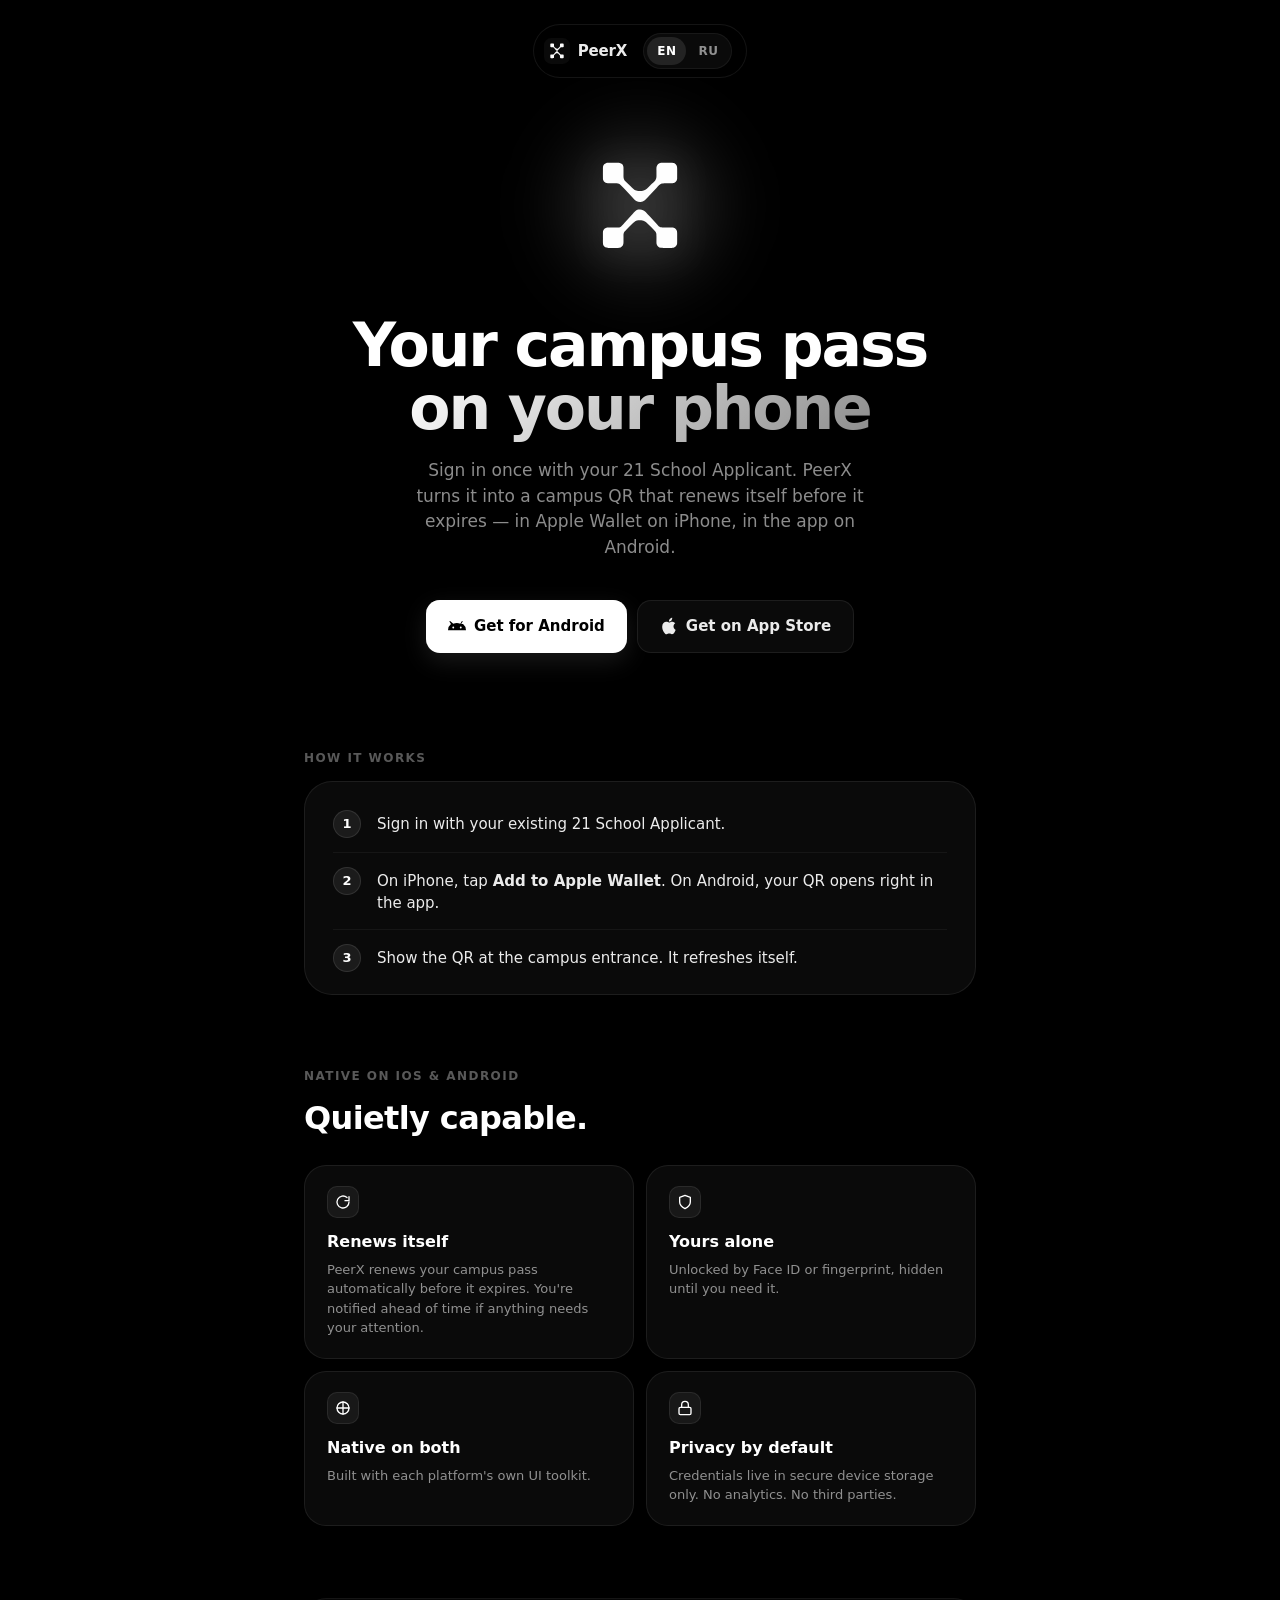
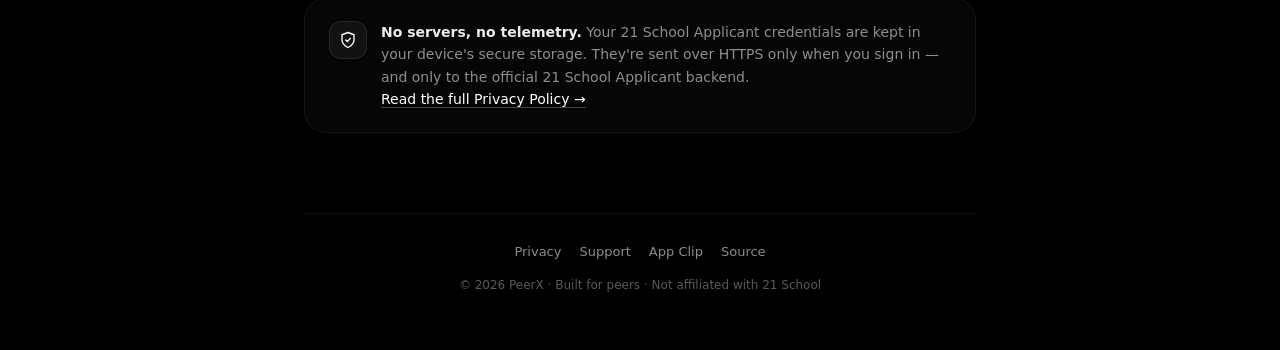
<file: index.html>
<!DOCTYPE html>
<html lang="en" data-platform="desktop-other">
<head>
    <meta charset="UTF-8">
    <meta name="viewport" content="width=device-width, initial-scale=1.0, viewport-fit=cover">
    <title>PeerX — Campus Pass for 21 School Peers</title>
    <meta name="description" content="PeerX turns your 21 School Applicant credentials into an Apple Wallet pass. Designed for iOS 26.">
    <meta name="theme-color" content="#000000">
    <meta name="apple-mobile-web-app-capable" content="yes">
    <meta name="apple-mobile-web-app-status-bar-style" content="black-translucent">

    <meta property="og:title" content="PeerX">
    <meta property="og:description" content="Your 21 School campus pass — in Apple Wallet. Built for iOS 26.">
    <meta property="og:type" content="website">
    <meta property="og:url" content="https://peerx.org/">
    <meta property="og:image" content="https://peerx.org/logo-1024.png">
    <meta name="twitter:card" content="summary_large_image">

    <link rel="icon" type="image/png" href="/logo-1024.png">
    <link rel="apple-touch-icon" href="/logo-1024.png">

    <script>
        (function () {
            var el = document.documentElement;
            el.classList.add('js');
            var qs = new URLSearchParams(location.search);
            try {
                var stored = localStorage.getItem('peerx-lang');
                var nav = (navigator.language || 'en').toLowerCase();
                var lang = qs.get('lang') || stored || (nav.startsWith('ru') ? 'ru' : 'en');
                if (lang !== 'en' && lang !== 'ru') lang = 'en';
                el.lang = lang;
            } catch (e) {
                el.lang = 'en';
            }
            var ua = navigator.userAgent || '';
            var forced = qs.get('platform');
            var platform;
            if (forced === 'desktop') platform = 'desktop-other';
            else if (forced === 'ios' || forced === 'android' || forced === 'desktop-mac' || forced === 'desktop-other') platform = forced;
            else if (/Android/i.test(ua)) platform = 'android';
            else if (/iPhone|iPod|iPad/i.test(ua) || (/Macintosh/i.test(ua) && navigator.maxTouchPoints > 1)) platform = 'ios';
            else if (/Macintosh|Mac OS X/i.test(ua)) platform = 'desktop-mac';
            else platform = 'desktop-other';
            el.setAttribute('data-platform', platform);
        })();
    </script>

    <link rel="stylesheet" href="/assets/peerx.css">

    <style>
        .hero {
            text-align: center;
            margin-bottom: 96px;
        }
        .hero-logo-wrap {
            position: relative;
            width: 144px;
            height: 144px;
            margin: 0 auto 36px;
            display: grid;
            place-items: center;
        }
        .hero-logo-wrap::before {
            content: '';
            position: absolute;
            inset: -36%;
            background: radial-gradient(circle at center,
                rgba(255, 255, 255, 0.22) 0%,
                rgba(255, 255, 255, 0) 60%);
            filter: blur(28px);
            animation: halo 5s ease-in-out infinite;
            z-index: 0;
        }
        @keyframes halo {
            0%, 100% { opacity: 0.55; transform: scale(1); }
            50%      { opacity: 1;    transform: scale(1.18); }
        }
        .hero-logo {
            position: relative;
            display: block;
            width: 100%;
            height: 100%;
            z-index: 1;
            filter: drop-shadow(0 4px 24px rgba(255, 255, 255, 0.18));
        }

        h1.hero-title {
            font-size: clamp(38px, 7vw, 60px);
            font-weight: 700;
            line-height: 1.05;
            letter-spacing: -0.035em;
            margin: 0 0 18px;
            color: #fff;
        }
        h1.hero-title .accent {
            background: linear-gradient(135deg, #fff 0%, rgba(255, 255, 255, 0.55) 100%);
            -webkit-background-clip: text;
            background-clip: text;
            -webkit-text-fill-color: transparent;
            color: transparent;
        }
        .tagline {
            font-size: 17px;
            line-height: 1.5;
            color: var(--fg-soft);
            max-width: 460px;
            margin: 0 auto 40px;
        }
        .cta-row {
            display: flex;
            justify-content: center;
            gap: 10px;
            flex-wrap: wrap;
        }
        .cta-hint {
            margin: 28px auto 0;
            max-width: 430px;
            font-size: 13px;
            line-height: 1.6;
            color: var(--fg-muted);
        }

        section.block { margin-bottom: 72px; }

        h2.section-title {
            font-size: clamp(24px, 4vw, 32px);
            font-weight: 700;
            letter-spacing: -0.02em;
            color: #fff;
            margin: 0 0 28px;
            line-height: 1.2;
        }

        .feature-grid {
            display: grid;
            grid-template-columns: repeat(2, 1fr);
            gap: 12px;
        }

        .principle {
            display: flex;
            align-items: flex-start;
            gap: 14px;
            padding: 22px 24px;
            background: rgba(255, 255, 255, 0.025);
            border: 1px solid rgba(255, 255, 255, 0.06);
            border-radius: var(--radius-lg);
            backdrop-filter: blur(20px);
            -webkit-backdrop-filter: blur(20px);
        }
        .principle-icon {
            flex-shrink: 0;
            display: grid;
            place-items: center;
            width: 38px;
            height: 38px;
            background: rgba(255, 255, 255, 0.05);
            border: 1px solid rgba(255, 255, 255, 0.08);
            border-radius: 12px;
        }
        .principle-icon svg { width: 18px; height: 18px; color: #fff; }
        .principle p {
            font-size: 14px;
            color: var(--fg-soft);
            line-height: 1.6;
            margin: 0;
        }
        .principle p strong { color: var(--fg); font-weight: 600; }
        .principle p a {
            color: #fff;
            text-decoration: underline;
            text-decoration-color: rgba(255,255,255,0.25);
            text-underline-offset: 3px;
            white-space: nowrap;
            transition: text-decoration-color 0.2s var(--ease);
        }
        .principle p a:hover { text-decoration-color: rgba(255,255,255,0.7); }

        @media (prefers-reduced-motion: reduce) {
            .hero-logo-wrap::before { animation: none !important; }
        }
        @media (max-width: 520px) {
            .feature-grid { grid-template-columns: 1fr; }
            .hero-logo-wrap { width: 120px; height: 120px; margin-bottom: 28px; }
            .hero { margin-bottom: 72px; }
            section.block { margin-bottom: 56px; }
        }
    </style>
</head>
<body>
    <div class="ambient" aria-hidden="true">
        <div class="glow glow-1"></div>
        <div class="glow glow-2"></div>
        <div class="glow glow-3"></div>
    </div>

    <div class="page">
        <header class="top">
            <a class="brand-link" href="/" aria-label="PeerX">
                <img src="/assets/logo.svg" alt="" aria-hidden="true">
                <span>PeerX</span>
            </a>
            <div class="lang-switch" role="group" aria-label="Language">
                <button class="lang-pill" data-set-lang="en" aria-pressed="true">EN</button>
                <button class="lang-pill" data-set-lang="ru" aria-pressed="false">RU</button>
            </div>
        </header>

        <main>
            <section class="hero reveal">
                <div class="hero-logo-wrap" aria-hidden="true">
                    <img class="hero-logo" src="/assets/logo-hero.svg" alt="">
                </div>

                <h1 class="hero-title">
                    <span data-l="en">Your campus pass<br></span>
                    <span data-l="ru">Пропуск в кампус<br></span>
                    <span class="accent" data-os="ios"><span data-l="en">in Apple Wallet</span><span data-l="ru">в Apple Wallet</span></span>
                    <span class="accent" data-os="android"><span data-l="en">on your Android</span><span data-l="ru">на вашем Android</span></span>
                    <span class="accent" data-os="desktop"><span data-l="en">on your phone</span><span data-l="ru">на вашем телефоне</span></span>
                </h1>

                <p class="tagline" data-os="ios">
                    <span data-l="en">Sign in once with your 21 School Applicant. PeerX issues a Wallet pass that lives on your iPhone and renews itself before it expires — and shows up on your Lock Screen the moment you arrive at the campus.</span>
                    <span data-l="ru">Войдите один раз своим Applicant Школы 21. PeerX выпускает пропуск Wallet, который живёт на iPhone и сам продлевается до истечения срока — и появляется на экране блокировки, как только вы пришли в кампус.</span>
                </p>
                <p class="tagline" data-os="android">
                    <span data-l="en">Sign in once with your 21 School Applicant. PeerX keeps a refreshing campus QR in the app — locked behind your fingerprint or face, and renewed automatically before it expires.</span>
                    <span data-l="ru">Войдите один раз своим Applicant Школы 21. PeerX держит обновляющийся QR-пропуск кампуса прямо в приложении — под защитой отпечатка или лица, и продлевает его автоматически до истечения срока.</span>
                </p>
                <p class="tagline" data-os="desktop">
                    <span data-l="en">Sign in once with your 21 School Applicant. PeerX turns it into a campus QR that renews itself before it expires — in Apple Wallet on iPhone, in the app on Android.</span>
                    <span data-l="ru">Войдите один раз своим Applicant Школы 21. PeerX превращает его в QR-пропуск кампуса, который сам продлевается до истечения срока — в Apple Wallet на iPhone и прямо в приложении на Android.</span>
                </p>

                <div class="cta-row">
                    <a class="btn btn-primary cta-ios" data-os="ios desktop" href="https://apps.apple.com/us/app/peerx-pass/id6767598606">
                        <svg class="icon" viewBox="0 0 24 24" fill="currentColor" aria-hidden="true">
                            <path d="M16.365 1.43c0 1.14-.493 2.27-1.177 3.08-.744.9-1.99 1.57-2.987 1.57-.12 0-.23-.02-.3-.03-.01-.06-.04-.22-.04-.39 0-1.15.572-2.27 1.206-2.98.804-.94 2.142-1.64 3.248-1.68.03.13.05.28.05.43zm4.565 15.71c-.03.07-.463 1.58-1.518 3.12-.945 1.34-1.94 2.71-3.43 2.71-1.517 0-1.9-.88-3.63-.88-1.698 0-2.302.91-3.67.91-1.377 0-2.332-1.26-3.428-2.8-1.287-1.82-2.323-4.63-2.323-7.28 0-4.28 2.797-6.55 5.552-6.55 1.448 0 2.675.95 3.6.95.865 0 2.222-1.01 3.902-1.01.613 0 2.886.06 4.374 2.19-.13.09-2.383 1.37-2.383 4.19 0 3.26 2.854 4.42 2.955 4.45z"/>
                        </svg>
                        <span data-l="en">Get on App Store</span>
                        <span data-l="ru">Скачать в App Store</span>
                    </a>
                    <a class="btn btn-secondary cta-clip" data-os="ios" href="/clip/">
                        <svg class="icon" viewBox="0 0 24 24" fill="none" stroke="currentColor" stroke-width="2" stroke-linecap="round" stroke-linejoin="round" aria-hidden="true">
                            <path d="M5 12h14M13 5l7 7-7 7"/>
                        </svg>
                        <span data-l="en">Try without installing</span>
                        <span data-l="ru">Запустить без установки</span>
                    </a>
                    <a class="btn btn-primary cta-android" data-os="android desktop" href="https://github.com/PeerXOrg/android-app/releases/latest">
                        <svg class="icon" viewBox="0 0 24 24" fill="currentColor" aria-hidden="true">
                            <path d="M17.6 9.48l1.84-3.18c.16-.31.04-.69-.26-.85a.637.637 0 0 0-.83.22l-1.88 3.24a11.46 11.46 0 0 0-9.42 0L3.17 5.67a.637.637 0 0 0-.83-.22c-.3.16-.42.54-.26.85L3.92 9.48A10.78 10.78 0 0 0 0 17.5h24a10.78 10.78 0 0 0-3.92-8.02zM7 15.25a1.25 1.25 0 1 1 0-2.5 1.25 1.25 0 0 1 0 2.5zm10 0a1.25 1.25 0 1 1 0-2.5 1.25 1.25 0 0 1 0 2.5z"/>
                        </svg>
                        <span data-l="en">Get for Android</span>
                        <span data-l="ru">Скачать для Android</span>
                    </a>
                    <a class="btn btn-secondary cta-gh" data-os="android" href="https://github.com/PeerXOrg/android-app" target="_blank" rel="noopener">
                        <svg class="icon" viewBox="0 0 24 24" fill="none" stroke="currentColor" stroke-width="2" stroke-linecap="round" stroke-linejoin="round" aria-hidden="true">
                            <polyline points="16 18 22 12 16 6"/>
                            <polyline points="8 6 2 12 8 18"/>
                        </svg>
                        <span data-l="en">View on GitHub</span>
                        <span data-l="ru">Открыть на GitHub</span>
                    </a>
                </div>
                <p class="cta-hint" data-os="android">
                    <span data-l="en">Android asks you to allow installs from your browser the first time. The APK is signed and built from source on GitHub.</span>
                    <span data-l="ru">В первый раз Android попросит разрешить установку из браузера. APK подписан и собирается из исходников на GitHub.</span>
                </p>
            </section>

            <section class="block reveal">
                <p class="eyebrow">
                    <span data-l="en">How it works</span>
                    <span data-l="ru">Как это работает</span>
                </p>

                <div class="how-card">
                    <div class="how-step">
                        <span class="step-num">1</span>
                        <span class="step-text">
                            <span data-l="en">Sign in with your existing 21 School Applicant.</span>
                            <span data-l="ru">Войдите своим Applicant Школы 21.</span>
                        </span>
                    </div>
                    <div class="how-step">
                        <span class="step-num">2</span>
                        <span class="step-text">
                            <span data-os="ios"><span data-l="en">Tap <strong>Add to Apple Wallet</strong> — your pass is signed and added in one move.</span><span data-l="ru">Нажмите <strong>Добавить в Apple Wallet</strong> — пропуск подпишется и добавится в один тап.</span></span>
                            <span data-os="android"><span data-l="en">Your campus QR appears in the app, locked behind your fingerprint or face.</span><span data-l="ru">QR-пропуск кампуса появляется в приложении — под защитой отпечатка или лица.</span></span>
                            <span data-os="desktop"><span data-l="en">On iPhone, tap <strong>Add to Apple Wallet</strong>. On Android, your QR opens right in the app.</span><span data-l="ru">На iPhone нажмите <strong>Добавить в Apple Wallet</strong>. На Android QR открывается прямо в приложении.</span></span>
                        </span>
                    </div>
                    <div class="how-step">
                        <span class="step-num">3</span>
                        <span class="step-text">
                            <span data-l="en">Show the QR at the campus entrance. It refreshes itself.</span>
                            <span data-l="ru">Покажите QR на входе в кампус. Он обновляется сам.</span>
                        </span>
                    </div>
                </div>
            </section>

            <section class="block reveal">
                <p class="eyebrow">
                    <span data-os="ios"><span data-l="en">Built for iOS&nbsp;26</span><span data-l="ru">Сделано для iOS&nbsp;26</span></span>
                    <span data-os="android"><span data-l="en">Built for Android</span><span data-l="ru">Сделано для Android</span></span>
                    <span data-os="desktop"><span data-l="en">Native on iOS &amp; Android</span><span data-l="ru">Нативно на iOS и Android</span></span>
                </p>
                <h2 class="section-title">
                    <span data-l="en">Quietly capable.</span>
                    <span data-l="ru">Тихо, но мощно.</span>
                </h2>

                <div class="feature-grid">
                    <div class="feature">
                        <div class="feature-icon" aria-hidden="true">
                            <svg viewBox="0 0 24 24" fill="none" stroke="currentColor" stroke-width="2" stroke-linecap="round" stroke-linejoin="round">
                                <path d="M21 12a9 9 0 1 1-3-6.708"/><polyline points="21 4 21 10 15 10"/>
                            </svg>
                        </div>
                        <h3>
                            <span data-l="en">Renews itself</span>
                            <span data-l="ru">Продлевается сам</span>
                        </h3>
                        <p>
                            <span data-l="en">PeerX renews your campus pass automatically before it expires. You're notified ahead of time if anything needs your attention.</span>
                            <span data-l="ru">PeerX продлевает пропуск автоматически до истечения срока. Заранее предупредит, если потребуется ваше внимание.</span>
                        </p>
                    </div>

                    <div class="feature">
                        <div class="feature-icon" aria-hidden="true">
                            <svg viewBox="0 0 24 24" fill="none" stroke="currentColor" stroke-width="2" stroke-linecap="round" stroke-linejoin="round">
                                <path d="M12 22s8-4 8-10V5l-8-3-8 3v7c0 6 8 10 8 10z"/>
                            </svg>
                        </div>
                        <h3>
                            <span data-os="ios"><span data-l="en">Lock Screen ready</span><span data-l="ru">Готов к экрану блокировки</span></span>
                            <span data-os="android"><span data-l="en">Biometric lock</span><span data-l="ru">Биометрический замок</span></span>
                            <span data-os="desktop"><span data-l="en">Yours alone</span><span data-l="ru">Только ваш</span></span>
                        </h3>
                        <p>
                            <span data-os="ios"><span data-l="en">iOS surfaces the pass when you're near the campus — no need to unlock.</span><span data-l="ru">iOS показывает пропуск, когда вы рядом с кампусом — разблокировка не нужна.</span></span>
                            <span data-os="android"><span data-l="en">Your QR stays behind your fingerprint or face until you reveal it.</span><span data-l="ru">QR остаётся под отпечатком или лицом, пока вы его не откроете.</span></span>
                            <span data-os="desktop"><span data-l="en">Unlocked by Face ID or fingerprint, hidden until you need it.</span><span data-l="ru">Открывается по Face ID или отпечатку, скрыт, пока не нужен.</span></span>
                        </p>
                    </div>

                    <div class="feature">
                        <div class="feature-icon" aria-hidden="true">
                            <svg viewBox="0 0 24 24" fill="none" stroke="currentColor" stroke-width="2" stroke-linecap="round" stroke-linejoin="round">
                                <circle cx="12" cy="12" r="9"/><path d="M12 3v18M3 12h18"/>
                            </svg>
                        </div>
                        <h3>
                            <span data-os="ios"><span data-l="en">Liquid Glass</span><span data-l="ru">Liquid Glass</span></span>
                            <span data-os="android"><span data-l="en">Made for Android</span><span data-l="ru">Сделано для Android</span></span>
                            <span data-os="desktop"><span data-l="en">Native on both</span><span data-l="ru">Нативно на обеих</span></span>
                        </h3>
                        <p>
                            <span data-os="ios"><span data-l="en">Native iOS 26 materials. Looks at home next to Wallet and Settings.</span><span data-l="ru">Нативные материалы iOS 26. Естественно соседствует с Wallet и Настройками.</span></span>
                            <span data-os="android"><span data-l="en">Built natively with Jetpack Compose. Looks at home on modern Android.</span><span data-l="ru">Нативно на Jetpack Compose. Естественно выглядит на современном Android.</span></span>
                            <span data-os="desktop"><span data-l="en">Built with each platform's own UI toolkit.</span><span data-l="ru">Собрано на родном UI-тулките каждой платформы.</span></span>
                        </p>
                    </div>

                    <div class="feature">
                        <div class="feature-icon" aria-hidden="true">
                            <svg viewBox="0 0 24 24" fill="none" stroke="currentColor" stroke-width="2" stroke-linecap="round" stroke-linejoin="round">
                                <rect x="3" y="11" width="18" height="11" rx="2"/><path d="M7 11V7a5 5 0 0 1 10 0v4"/>
                            </svg>
                        </div>
                        <h3>
                            <span data-l="en">Privacy by default</span>
                            <span data-l="ru">Приватность по умолчанию</span>
                        </h3>
                        <p>
                            <span data-l="en">Credentials live in secure device storage only. No analytics. No third parties.</span>
                            <span data-l="ru">Учётные данные живут только в защищённом хранилище устройства. Никакой аналитики и третьих лиц.</span>
                        </p>
                    </div>
                </div>
            </section>

            <section class="block reveal">
                <div class="principle">
                    <div class="principle-icon" aria-hidden="true">
                        <svg viewBox="0 0 24 24" fill="none" stroke="currentColor" stroke-width="1.8" stroke-linecap="round" stroke-linejoin="round">
                            <path d="M12 22s8-4 8-10V5l-8-3-8 3v7c0 6 8 10 8 10z"/>
                            <polyline points="9 12 11 14 15 10"/>
                        </svg>
                    </div>
                    <p>
                        <span data-l="en"><strong>No servers, no telemetry.</strong> Your 21 School Applicant credentials are kept in <span data-os="ios">your iPhone's Keychain</span><span data-os="android">your device's encrypted storage</span><span data-os="desktop">your device's secure storage</span>. They're sent over HTTPS only when you sign in — and only to the official 21 School Applicant backend. <a href="/privacy/">Read the full Privacy Policy →</a></span>
                        <span data-l="ru"><strong>Без серверов и телеметрии.</strong> Учётные данные вашего Applicant Школы 21 хранятся в <span data-os="ios">Keychain устройства</span><span data-os="android">зашифрованном хранилище устройства</span><span data-os="desktop">защищённом хранилище устройства</span>. Отправляются по HTTPS только при входе — и только на официальный сервер Applicant Школы 21. <a href="/privacy/">Полная политика конфиденциальности →</a></span>
                    </p>
                </div>
            </section>
        </main>

        <footer class="bottom">
            <div class="links">
                <a href="/privacy/">
                    <span data-l="en">Privacy</span>
                    <span data-l="ru">Конфиденциальность</span>
                </a>
                <a href="/support/">
                    <span data-l="en">Support</span>
                    <span data-l="ru">Поддержка</span>
                </a>
                <a href="/clip/">App Clip</a>
                <a href="https://github.com/PeerXOrg" target="_blank" rel="noopener">
                    <span data-l="en">Source</span>
                    <span data-l="ru">Исходный код</span>
                </a>
            </div>
            <div class="small">
                <span data-l="en">© 2026 PeerX · Built for peers · Not affiliated with 21 School</span>
                <span data-l="ru">© 2026 PeerX · Сделано для пиров · Не аффилирован со Школой 21</span>
            </div>
        </footer>
    </div>

    <script src="/assets/peerx.js"></script>
</body>
</html>
</file>
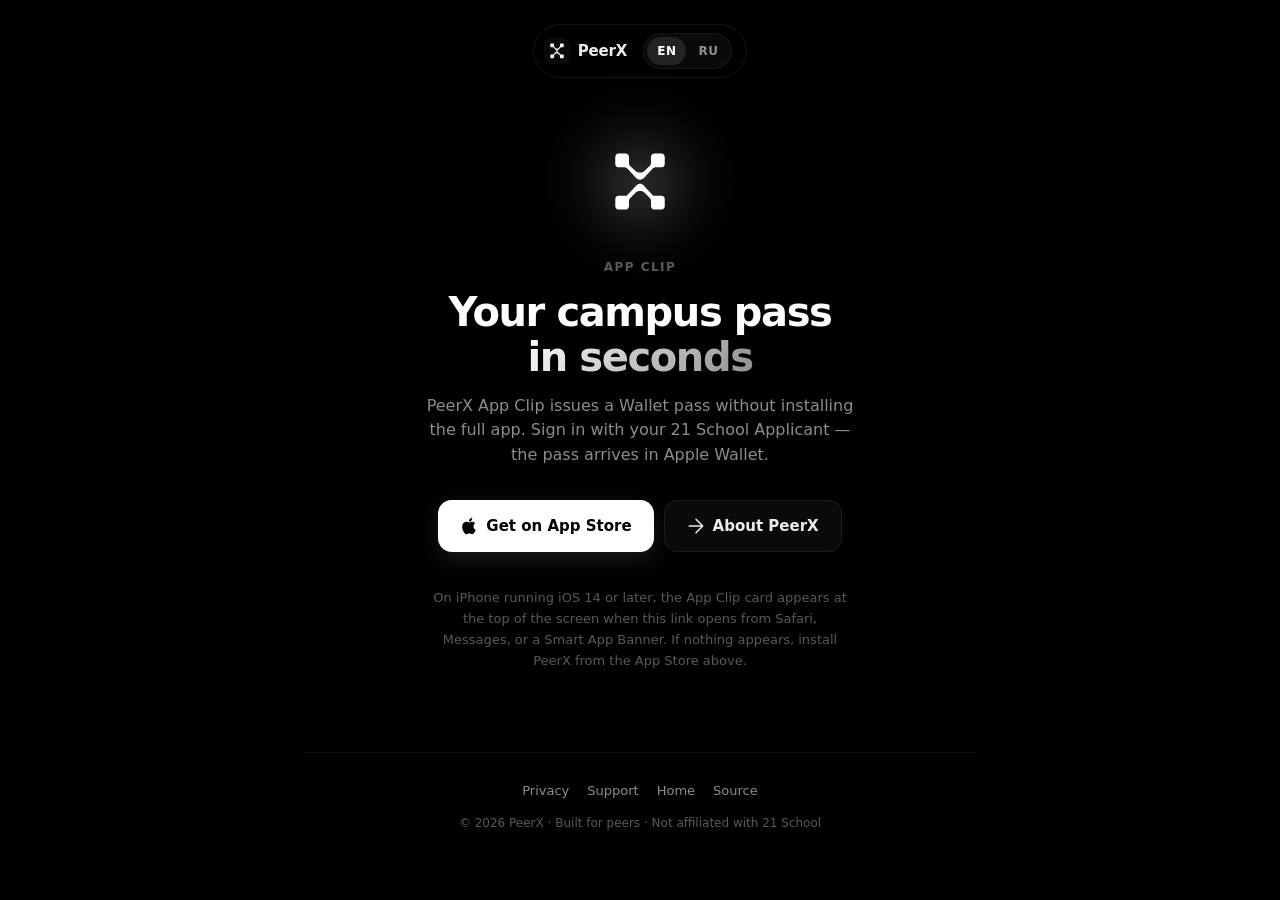
<file: clip/index.html>
<!DOCTYPE html>
<html lang="en" data-platform="desktop-other">
<head>
    <meta charset="UTF-8">
    <meta name="viewport" content="width=device-width, initial-scale=1.0, viewport-fit=cover">
    <title>PeerX — App Clip</title>
    <meta name="description" content="PeerX App Clip — your campus pass in Apple Wallet, without installing.">
    <meta name="theme-color" content="#000000">
    <meta name="apple-mobile-web-app-capable" content="yes">
    <meta name="apple-mobile-web-app-status-bar-style" content="black-translucent">
    <meta name="apple-itunes-app" content="app-id=6767598606, app-clip-bundle-id=me.nickaroot.peerx.Clip">

    <meta property="og:title" content="PeerX — App Clip">
    <meta property="og:description" content="Your campus pass in Apple Wallet, without installing.">
    <meta property="og:type" content="website">
    <meta property="og:url" content="https://peerx.org/clip/">
    <meta property="og:image" content="https://peerx.org/logo-1024.png">
    <meta name="twitter:card" content="summary_large_image">

    <link rel="icon" type="image/png" href="/logo-1024.png">
    <link rel="apple-touch-icon" href="/logo-1024.png">

    <script>
        // Pre-paint language + platform detection (avoids FOUC).
        (function () {
            var el = document.documentElement;
            el.classList.add('js');
            var qs = new URLSearchParams(location.search);
            try {
                var stored = localStorage.getItem('peerx-lang');
                var nav = (navigator.language || 'en').toLowerCase();
                var lang = qs.get('lang') || stored || (nav.startsWith('ru') ? 'ru' : 'en');
                if (lang !== 'en' && lang !== 'ru') lang = 'en';
                el.lang = lang;
            } catch (e) {
                el.lang = 'en';
            }
            var ua = navigator.userAgent || '';
            var forced = qs.get('platform');
            var platform;
            if (forced === 'desktop') platform = 'desktop-other';
            else if (forced === 'ios' || forced === 'android' || forced === 'desktop-mac' || forced === 'desktop-other') platform = forced;
            else if (/Android/i.test(ua)) platform = 'android';
            else if (/iPhone|iPod|iPad/i.test(ua) || (/Macintosh/i.test(ua) && navigator.maxTouchPoints > 1)) platform = 'ios';
            else if (/Macintosh|Mac OS X/i.test(ua)) platform = 'desktop-mac';
            else platform = 'desktop-other';
            el.setAttribute('data-platform', platform);
        })();
    </script>

    <link rel="stylesheet" href="/assets/peerx.css">

    <style>
        .clip-hero {
            text-align: center;
            margin-top: 24px;
            margin-bottom: 56px;
        }
        .clip-logo-wrap {
            position: relative;
            width: 96px;
            height: 96px;
            margin: 0 auto 28px;
            display: grid;
            place-items: center;
        }
        .clip-logo-wrap::before {
            content: '';
            position: absolute;
            inset: -36%;
            background: radial-gradient(circle at center,
                rgba(255, 255, 255, 0.22) 0%,
                rgba(255, 255, 255, 0) 60%);
            filter: blur(28px);
            animation: halo 5s ease-in-out infinite;
            z-index: 0;
        }
        @keyframes halo {
            0%, 100% { opacity: 0.55; transform: scale(1); }
            50%      { opacity: 1;    transform: scale(1.18); }
        }
        .clip-logo {
            position: relative;
            display: block;
            width: 100%;
            height: 100%;
            z-index: 1;
            filter: drop-shadow(0 4px 24px rgba(255, 255, 255, 0.18));
        }
        h1.clip-title {
            font-size: clamp(30px, 5.5vw, 40px);
            font-weight: 700;
            letter-spacing: -0.035em;
            margin: 0 0 14px;
            color: #fff;
            line-height: 1.12;
        }
        h1.clip-title .accent {
            background: linear-gradient(135deg, #fff 0%, rgba(255, 255, 255, 0.55) 100%);
            -webkit-background-clip: text;
            background-clip: text;
            -webkit-text-fill-color: transparent;
            color: transparent;
        }
        .clip-tagline {
            font-size: 16px;
            line-height: 1.55;
            color: var(--fg-soft);
            max-width: 440px;
            margin: 0 auto 32px;
        }
        .clip-actions {
            display: flex;
            justify-content: center;
            gap: 10px;
            flex-wrap: wrap;
        }
        .clip-hint {
            margin: 36px auto 0;
            max-width: 420px;
            font-size: 13px;
            line-height: 1.6;
            color: var(--fg-muted);
        }
        @media (prefers-reduced-motion: reduce) {
            .clip-logo-wrap::before { animation: none !important; }
        }
    </style>
</head>
<body>
    <div class="ambient" aria-hidden="true">
        <div class="glow glow-1"></div>
        <div class="glow glow-2"></div>
        <div class="glow glow-3"></div>
    </div>

    <div class="page">
        <header class="top">
            <a class="brand-link" href="/" aria-label="PeerX">
                <img src="/assets/logo.svg" alt="" aria-hidden="true">
                <span>PeerX</span>
            </a>
            <div class="lang-switch" role="group" aria-label="Language">
                <button class="lang-pill" data-set-lang="en" aria-pressed="true">EN</button>
                <button class="lang-pill" data-set-lang="ru" aria-pressed="false">RU</button>
            </div>
        </header>

        <main>
            <section class="clip-hero reveal">
                <div class="clip-logo-wrap" aria-hidden="true">
                    <img class="clip-logo" src="/assets/logo-hero.svg" alt="">
                </div>

                <p class="eyebrow">
                    <span data-os="ios desktop">App Clip</span>
                    <span data-os="android">Android</span>
                </p>

                <h1 class="clip-title">
                    <span data-l="en">Your campus pass<br><span class="accent">in seconds</span></span>
                    <span data-l="ru">Пропуск кампуса<br><span class="accent">за секунды</span></span>
                </h1>

                <p class="clip-tagline" data-os="ios desktop">
                    <span data-l="en">PeerX App Clip issues a Wallet pass without installing the full app. Sign in with your 21 School Applicant — the pass arrives in Apple Wallet.</span>
                    <span data-l="ru">App Clip PeerX выпускает пропуск Wallet без установки полного приложения. Войдите своим Applicant Школы 21 — пропуск появится в Apple Wallet.</span>
                </p>
                <p class="clip-tagline" data-os="android">
                    <span data-l="en">PeerX for Android puts a refreshing campus QR right in the app. Sign in with your 21 School Applicant — no Wallet needed.</span>
                    <span data-l="ru">PeerX для Android держит обновляющийся QR-пропуск кампуса прямо в приложении. Войдите своим Applicant Школы 21 — Wallet не нужен.</span>
                </p>

                <div class="clip-actions">
                    <a class="btn btn-primary cta-ios" data-os="ios desktop" href="https://apps.apple.com/us/app/peerx-pass/id6767598606">
                        <svg class="icon" viewBox="0 0 24 24" fill="currentColor" aria-hidden="true">
                            <path d="M16.365 1.43c0 1.14-.493 2.27-1.177 3.08-.744.9-1.99 1.57-2.987 1.57-.12 0-.23-.02-.3-.03-.01-.06-.04-.22-.04-.39 0-1.15.572-2.27 1.206-2.98.804-.94 2.142-1.64 3.248-1.68.03.13.05.28.05.43zm4.565 15.71c-.03.07-.463 1.58-1.518 3.12-.945 1.34-1.94 2.71-3.43 2.71-1.517 0-1.9-.88-3.63-.88-1.698 0-2.302.91-3.67.91-1.377 0-2.332-1.26-3.428-2.8-1.287-1.82-2.323-4.63-2.323-7.28 0-4.28 2.797-6.55 5.552-6.55 1.448 0 2.675.95 3.6.95.865 0 2.222-1.01 3.902-1.01.613 0 2.886.06 4.374 2.19-.13.09-2.383 1.37-2.383 4.19 0 3.26 2.854 4.42 2.955 4.45z"/>
                        </svg>
                        <span data-l="en">Get on App Store</span>
                        <span data-l="ru">Скачать в App Store</span>
                    </a>
                    <a class="btn btn-primary cta-android" data-os="android" href="https://github.com/PeerXOrg/android-app/releases/latest">
                        <svg class="icon" viewBox="0 0 24 24" fill="currentColor" aria-hidden="true">
                            <path d="M17.6 9.48l1.84-3.18c.16-.31.04-.69-.26-.85a.637.637 0 0 0-.83.22l-1.88 3.24a11.46 11.46 0 0 0-9.42 0L3.17 5.67a.637.637 0 0 0-.83-.22c-.3.16-.42.54-.26.85L3.92 9.48A10.78 10.78 0 0 0 0 17.5h24a10.78 10.78 0 0 0-3.92-8.02zM7 15.25a1.25 1.25 0 1 1 0-2.5 1.25 1.25 0 0 1 0 2.5zm10 0a1.25 1.25 0 1 1 0-2.5 1.25 1.25 0 0 1 0 2.5z"/>
                        </svg>
                        <span data-l="en">Get for Android</span>
                        <span data-l="ru">Скачать для Android</span>
                    </a>
                    <a class="btn btn-secondary" href="/">
                        <svg class="icon" viewBox="0 0 24 24" fill="none" stroke="currentColor" stroke-width="2" stroke-linecap="round" stroke-linejoin="round" aria-hidden="true">
                            <path d="M3 12h18M12 3l9 9-9 9"/>
                        </svg>
                        <span data-l="en">About PeerX</span>
                        <span data-l="ru">О PeerX</span>
                    </a>
                </div>

                <p class="clip-hint" data-os="ios desktop">
                    <span data-l="en">On iPhone running iOS 14 or later, the App Clip card appears at the top of the screen when this link opens from Safari, Messages, or a Smart App Banner. If nothing appears, install PeerX from the App Store above.</span>
                    <span data-l="ru">На iPhone с iOS 14 и новее карточка App Clip появляется сверху при переходе по этой ссылке из Safari, Сообщений или Smart App Banner. Если карточки нет — установите PeerX из App Store выше.</span>
                </p>
                <p class="clip-hint" data-os="android">
                    <span data-l="en">App Clips are an iPhone feature. On Android, install PeerX from the link above — the APK is signed and built from source on GitHub.</span>
                    <span data-l="ru">App Clip — функция iPhone. На Android установите PeerX по ссылке выше — APK подписан и собирается из исходников на GitHub.</span>
                </p>
            </section>
        </main>

        <footer class="bottom">
            <div class="links">
                <a href="/privacy/">
                    <span data-l="en">Privacy</span>
                    <span data-l="ru">Конфиденциальность</span>
                </a>
                <a href="/support/">
                    <span data-l="en">Support</span>
                    <span data-l="ru">Поддержка</span>
                </a>
                <a href="/">
                    <span data-l="en">Home</span>
                    <span data-l="ru">Главная</span>
                </a>
                <a href="https://github.com/PeerXOrg" target="_blank" rel="noopener">
                    <span data-l="en">Source</span>
                    <span data-l="ru">Исходный код</span>
                </a>
            </div>
            <div class="small">
                <span data-l="en">© 2026 PeerX · Built for peers · Not affiliated with 21 School</span>
                <span data-l="ru">© 2026 PeerX · Сделано для пиров · Не аффилирован со Школой 21</span>
            </div>
        </footer>
    </div>

    <script src="/assets/peerx.js"></script>
</body>
</html>
</file>
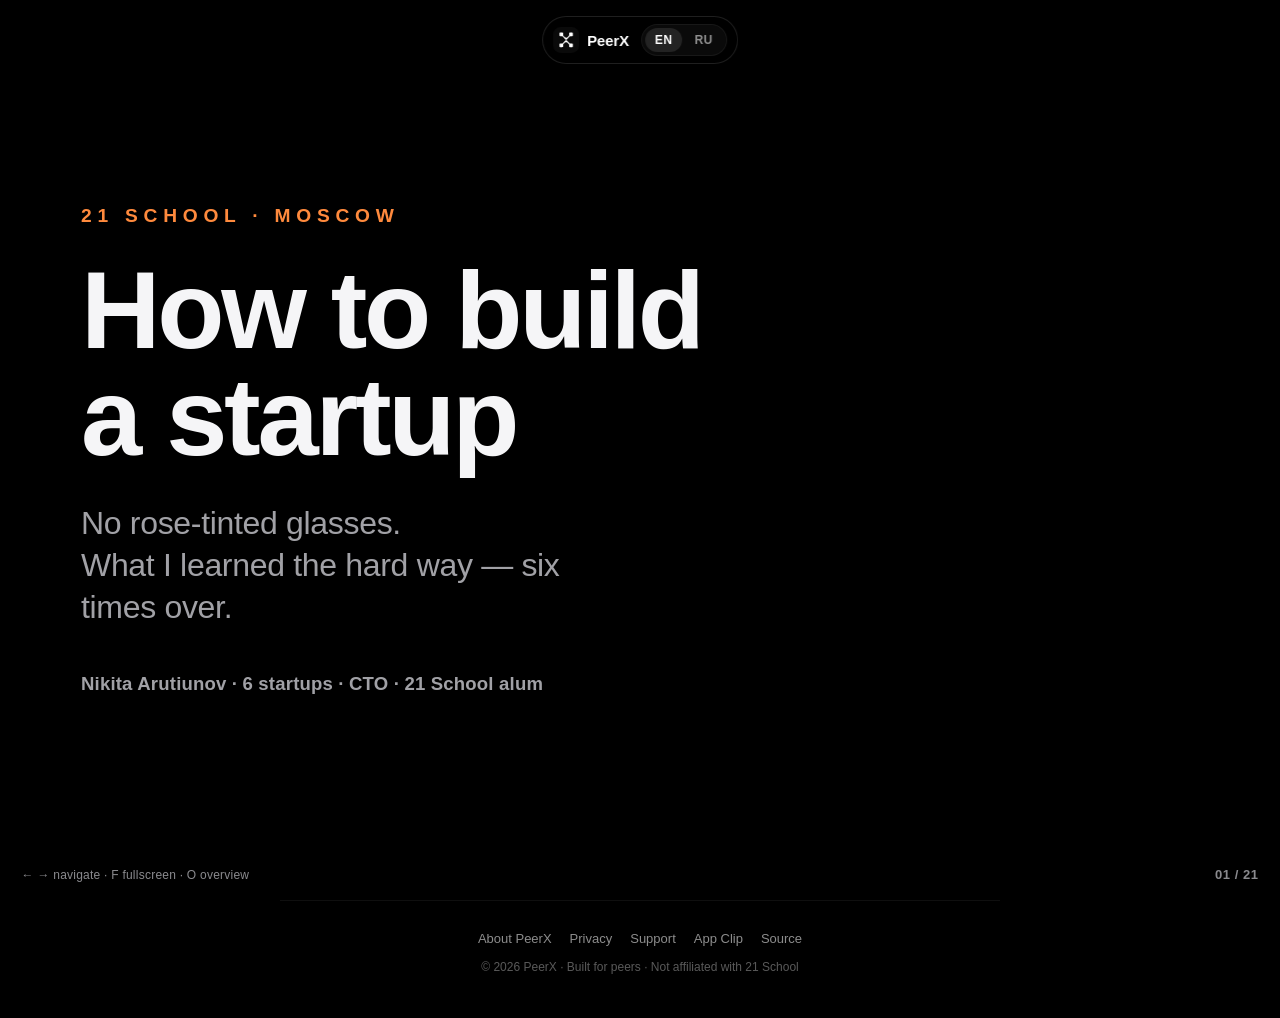
<file: keynote/index.html>
<!DOCTYPE html>
<html lang="ru">
<head>
<meta charset="UTF-8">
<meta name="viewport" content="width=device-width, initial-scale=1.0, viewport-fit=cover">
<title>How to build a startup — PeerX</title>
<meta name="description" content="A no-nonsense playbook for building a startup. 21 slides — a talk at 21 School.">
<meta name="theme-color" content="#000000">
<meta name="apple-mobile-web-app-capable" content="yes">
<meta name="apple-mobile-web-app-status-bar-style" content="black-translucent">

<meta property="og:title" content="How to build a startup — PeerX">
<meta property="og:description" content="A no-nonsense playbook for building a startup. 21 slides.">
<meta property="og:type" content="website">
<meta property="og:url" content="https://peerx.org/keynote/">
<meta property="og:image" content="https://peerx.org/logo-1024.png">
<meta name="twitter:card" content="summary_large_image">

<link rel="icon" type="image/png" href="/logo-1024.png">
<link rel="apple-touch-icon" href="/logo-1024.png">

<script>
(function(){
  var el = document.documentElement;
  try{
    var qs = new URLSearchParams(location.search);
    var stored = localStorage.getItem('peerx-lang');
    var nav = (navigator.language || 'en').toLowerCase();
    var lang = qs.get('lang') || stored || (nav.indexOf('ru') === 0 ? 'ru' : 'en');
    if(lang !== 'en' && lang !== 'ru') lang = 'en';
    el.lang = lang;
  }catch(e){ el.lang = 'ru'; }
})();
</script>

<style>
  :root{
    --black:#000;
    --white:#fff;
    --ink:#1d1d1f;
    --ink-2:#6e6e73;
    --snow:#f5f5f7;
    --snow-2:#a1a1a6;
    --accent:#ff6600;
    --accent-ink:#d24e00;
    --accent-lite:#ff8a3d;
    --red:#ff3b30;
    --ease:cubic-bezier(.22,.61,.36,1);
  }
  *{margin:0;padding:0;box-sizing:border-box}
  html{background:#000}
  body{
    font-family:-apple-system,BlinkMacSystemFont,"SF Pro Display","SF Pro Text","Helvetica Neue",Arial,sans-serif;
    -webkit-font-smoothing:antialiased;text-rendering:optimizeLegibility;
    background:#000;overflow-x:hidden;
  }

  [data-l]{display:none}
  html[lang="en"] [data-l="en"]{display:revert}
  html[lang="ru"] [data-l="ru"]{display:revert}

  #stage{position:relative;height:100vh;height:100svh;overflow:hidden}
  .slide{
    position:absolute;inset:0;
    display:flex;align-items:center;justify-content:center;
    padding:7vmin 9vmin;
    opacity:0;visibility:hidden;
    transition:opacity .5s var(--ease);
    z-index:1;
  }
  .slide.active{opacity:1;visibility:visible;z-index:2}
  .slide .wrap{width:100%;max-width:1200px}

  .dark{background:var(--black)}
  .dark .wrap{color:var(--snow)}
  .light{background:var(--white)}
  .light .wrap{color:var(--ink)}
  .accent{background:linear-gradient(135deg,#ff7a18 0%,#ff5400 55%,#e23e00 100%)}
  .accent .wrap{color:#fff}

  .eyebrow{
    font-size:clamp(13px,1.5vw,20px);font-weight:700;letter-spacing:.3em;
    text-transform:uppercase;color:var(--accent-ink);margin-bottom:3.4vmin;
  }
  .dark .eyebrow{color:var(--accent-lite)}
  .accent .eyebrow{color:rgba(255,255,255,.9)}

  h1{font-size:clamp(46px,8.6vw,132px);font-weight:700;line-height:.97;letter-spacing:-.03em}
  h2{font-size:clamp(36px,6vw,92px);font-weight:700;line-height:1.0;letter-spacing:-.028em}

  .lead{
    font-size:clamp(19px,2.5vw,34px);font-weight:400;line-height:1.32;
    letter-spacing:-.01em;margin-top:3.4vmin;max-width:30ch;
  }
  .dark .lead{color:var(--snow-2)}
  .light .lead{color:var(--ink-2)}
  .accent .lead{color:rgba(255,255,255,.94)}

  .meta{margin-top:5vmin;font-size:clamp(13px,1.45vw,20px);font-weight:600;letter-spacing:.01em}
  .meta + .meta{margin-top:1.2vmin}
  .light .meta{color:var(--ink-2)}
  .dark .meta{color:var(--snow-2)}
  .accent .meta{color:rgba(255,255,255,.85)}

  .accent-text{color:var(--accent)}
  .dark .accent-text{color:var(--accent-lite)}
  .accent .accent-text{color:#fff;text-decoration:underline;text-decoration-thickness:.09em;text-underline-offset:.12em}

  a.url{color:var(--accent-lite);text-decoration:underline;text-decoration-thickness:.07em;text-underline-offset:.18em;text-decoration-color:rgba(255,138,61,.5);transition:text-decoration-color .2s var(--ease)}
  a.url:hover{text-decoration-color:var(--accent-lite)}

  .myth-label{font-size:clamp(13px,1.5vw,20px);font-weight:700;letter-spacing:.26em;text-transform:uppercase;color:var(--ink-2);margin-bottom:2.6vmin}
  .dark .myth-label{color:var(--snow-2)}
  .myth-label .x{color:var(--red);margin-right:.4em}
  .myth-old{
    font-size:clamp(26px,4.6vw,62px);font-weight:700;line-height:1.05;letter-spacing:-.02em;
    color:var(--ink-2);text-decoration:line-through;text-decoration-thickness:3px;text-decoration-color:rgba(0,0,0,.22);
  }
  .dark .myth-old{color:var(--snow-2);text-decoration-color:rgba(255,255,255,.24)}
  .truth-label{font-size:clamp(13px,1.5vw,20px);font-weight:700;letter-spacing:.26em;text-transform:uppercase;color:var(--accent-ink);margin:3.4vmin 0 2.4vmin}
  .dark .truth-label{color:var(--accent-lite)}
  .truth-label .c{margin-right:.4em}
  .myth-new{font-size:clamp(30px,5.4vw,76px);font-weight:700;line-height:1.04;letter-spacing:-.026em}
  .note{margin-top:3.6vmin;font-size:clamp(16px,1.9vw,26px);font-weight:400;line-height:1.3;letter-spacing:-.01em}
  .light .note{color:var(--ink-2)}
  .dark .note{color:var(--snow-2)}

  ul.clean{list-style:none;margin-top:4vmin}
  ul.clean li{font-size:clamp(18px,2.6vw,34px);font-weight:500;line-height:1.46;letter-spacing:-.012em;padding:.4em 0}
  ul.clean li span.dot{color:var(--accent);font-weight:700;margin-right:.55em}
  .dark ul.clean li span.dot{color:var(--accent-lite)}

  .rows{margin-top:3.4vmin;display:flex;flex-direction:column;gap:1.35vmin}
  .row{display:flex;gap:1vmin;align-items:baseline;font-size:clamp(15px,2vw,27px);line-height:1.3;letter-spacing:-.01em}
  .row b{font-weight:700;white-space:nowrap}
  .row .yr{color:var(--accent-ink);font-weight:700;font-variant-numeric:tabular-nums}
  .dark .row .yr{color:var(--accent-lite)}
  .row .em{color:var(--ink-2)}
  .dark .row .em{color:var(--snow-2)}

  .site-header{
    position:absolute;top:16px;left:50%;transform:translateX(-50%);z-index:55;
    display:flex;align-items:center;gap:12px;
    padding:7px 10px 7px 9px;
    background:rgba(0,0,0,.55);
    -webkit-backdrop-filter:blur(24px) saturate(180%);backdrop-filter:blur(24px) saturate(180%);
    border:1px solid rgba(255,255,255,.12);border-radius:999px;
  }
  .brand-link{display:inline-flex;align-items:center;gap:8px;color:#fff;text-decoration:none;font-weight:600;font-size:15px;letter-spacing:-.01em;padding-left:1px}
  .brand-mark{display:grid;place-items:center;width:26px;height:26px;border-radius:28%;background:#0a0a0a}
  .brand-mark svg{width:26px;height:26px;display:block}
  .lang-switch{display:inline-flex;align-items:center;gap:2px;padding:3px;background:rgba(255,255,255,.04);border-radius:999px;border:1px solid rgba(255,255,255,.06)}
  .lang-pill{font:inherit;font-size:12px;font-weight:600;letter-spacing:.04em;color:rgba(255,255,255,.55);background:transparent;border:0;padding:5px 10px;border-radius:999px;cursor:pointer;transition:background .25s var(--ease),color .25s var(--ease)}
  .lang-pill[aria-pressed="true"]{background:rgba(255,255,255,.10);color:#fff}
  .lang-pill:hover{color:#fff}

  #counter{position:absolute;right:2.4vmin;bottom:2vmin;z-index:50;font-size:13px;font-weight:700;letter-spacing:.04em;color:#8a8a8e;font-variant-numeric:tabular-nums;mix-blend-mode:difference}
  #progress{position:absolute;top:0;left:0;height:3px;background:var(--accent);width:0;z-index:50;transition:width .4s var(--ease)}
  #hint{position:absolute;left:2.4vmin;bottom:2vmin;z-index:50;font-size:12px;color:#8a8a8e;letter-spacing:.02em;mix-blend-mode:difference;transition:opacity .6s ease}
  .nav-zone{position:absolute;top:0;bottom:0;width:22%;z-index:40;cursor:pointer}
  #prevZone{left:0}#nextZone{right:0;width:78%}

  .slide.active .wrap > *{animation:rise .6s var(--ease) both}
  .slide.active .wrap > *:nth-child(1){animation-delay:.02s}
  .slide.active .wrap > *:nth-child(2){animation-delay:.10s}
  .slide.active .wrap > *:nth-child(3){animation-delay:.18s}
  .slide.active .wrap > *:nth-child(4){animation-delay:.26s}
  .slide.active .wrap > *:nth-child(5){animation-delay:.34s}
  .slide.active .wrap > *:nth-child(6){animation-delay:.42s}
  @keyframes rise{from{opacity:0;transform:translateY(22px)}to{opacity:1;transform:none}}
  @media (prefers-reduced-motion:reduce){.slide.active .wrap > *{animation:none}}

  #overview{position:fixed;inset:0;background:#0a0a0a;z-index:100;display:none;grid-template-columns:repeat(4,1fr);gap:14px;padding:34px;overflow-y:auto;align-content:start}
  #overview.show{display:grid}
  .ov{position:relative;aspect-ratio:16/9;border-radius:10px;overflow:hidden;cursor:pointer;border:2px solid transparent;background:#1c1c1e;display:flex;align-items:center;justify-content:center;text-align:center;padding:10px;transition:border-color .15s,transform .15s}
  .ov:hover{transform:translateY(-3px)}
  .ov.cur{border-color:var(--accent)}
  .ov .ovn{position:absolute;top:6px;left:8px;font-size:11px;font-weight:700;color:#8a8a8e}
  .ov .ovt{font-size:13px;font-weight:600;line-height:1.2;color:#f5f5f7;letter-spacing:-.01em}
  .ov.t-dark{background:#000}.ov.t-light{background:#fff}.ov.t-light .ovt{color:#1d1d1f}
  .ov.t-accent{background:linear-gradient(135deg,#ff7a18,#e23e00)}.ov.t-accent .ovt{color:#fff}

  .site-footer{max-width:720px;margin:0 auto;padding:30px 24px 44px;text-align:center;color:rgba(255,255,255,.35);font-size:13px;border-top:1px solid rgba(255,255,255,.06)}
  .site-footer .links{display:flex;gap:18px;justify-content:center;margin-bottom:14px;flex-wrap:wrap}
  .site-footer a{color:rgba(255,255,255,.55);text-decoration:none;transition:color .2s var(--ease)}
  .site-footer a:hover{color:#fff}
  .site-footer .small{font-size:12px;color:rgba(255,255,255,.35)}

  :focus-visible{outline:2px solid rgba(255,255,255,.6);outline-offset:3px;border-radius:4px}

  html:fullscreen .site-header,html:-webkit-full-screen .site-header{display:none}

  @media print{
    @page{size:1280px 720px;margin:0}
    html,body{height:auto;overflow:visible;background:#fff}
    #stage{position:static;height:auto}
    .slide{position:relative;inset:auto;opacity:1!important;visibility:visible!important;width:1280px;height:720px;page-break-after:always;break-after:page;transition:none}
    .slide .wrap > *{animation:none!important}
    #counter,#progress,#hint,.nav-zone,#overview,.site-header,.site-footer{display:none!important}
  }
</style>
</head>
<body>

<div id="stage">

  <header class="site-header">
    <a class="brand-link" href="/" aria-label="PeerX">
      <span class="brand-mark" aria-hidden="true">
        <svg viewBox="0 0 1024 1024" fill="#fff"><path d="M284.753 218.747C300.676 218.534 317.408 218.515 333.372 218.682C350.929 218.865 370.521 215.358 384.091 228.723C388.785 233.344 392.086 239.192 393.617 245.599C395.277 252.434 394.746 265.79 394.725 273.431L394.595 316.609C394.663 330.684 397.696 339.861 407.998 350.002C420.361 361.951 432.788 373.832 445.28 385.646C455.401 395.377 471.254 412.837 484.718 416.903C503.845 422.68 532.975 422.994 550.34 411.801C557.14 407.417 563.98 400.345 569.895 394.655L594.325 371.077C602.625 363.052 611.48 355.035 619.25 346.563C629.2 335.719 629.115 322.258 629.085 308.717L629 276.273C628.955 259.216 626.575 241.988 639.53 229.149C651.98 216.805 665.69 218.715 681.91 218.695L710.7 218.66L730.37 218.656C744.465 218.662 755.345 218.495 765.89 229.123C774.915 238.238 776.34 249.162 776.285 261.34C776.185 284.432 776.49 307.505 776.205 330.573C775.9 338.959 773.205 346.589 767.795 353.045C766.72 354.33 765.55 355.533 764.295 356.645C752.83 366.795 740.385 365.529 726.265 365.503L700.3 365.447C659.05 365.358 658.675 368.081 630.93 397.285L573.87 457.549C567.71 464.047 549.98 483.382 543.77 487.696C535.86 493.24 526.635 496.611 517.02 497.474C505.93 498.476 494.805 496.003 485.186 490.398C475.45 484.639 463.521 470.842 455.401 462.223L404.192 407.945C394.845 398.033 385.63 387.919 375.815 378.481C360.298 363.562 341.937 365.405 322.266 365.457L295.396 365.53C282.445 365.562 270.552 366.033 260.168 356.773C253.564 350.885 248.664 341.413 248.502 332.5C248.106 310.588 248.427 288.646 248.317 266.729C248.3 260.575 247.942 252.357 249.151 246.481C250.405 240.446 253.243 234.855 257.375 230.282C265.059 221.835 273.718 219.195 284.753 218.747Z"/><path d="M505.85 521.625C524.74 519.95 539.445 525.615 552.315 539.535C561.76 549.75 571.165 560.03 580.545 570.295L627.81 622.195C652.65 649.785 649.395 650.005 686.27 649.945L722.935 649.85C739.965 649.79 755.61 647.72 767.86 662.095C777.45 673.345 776.34 684.605 776.33 698.45L776.28 725.975C776.28 738.44 776.49 751.805 775.985 764.085C775.1 773.25 770.065 781.625 763.285 787.4C752.665 796.455 741.075 795.125 727.955 795.14L698.25 795.13C686.145 795.125 672.615 795.47 660.815 794.855C645.165 794.04 632.115 781.415 629.69 766.13C628.67 759.685 628.975 751.45 628.995 744.585L629.075 716.77C629.145 688.89 629.55 685.735 609.555 665.77L590.995 647.295L568.61 625.05C552.24 608.845 545.32 601.105 521.15 598.55C487.662 598.33 481.087 600.175 457.121 624.04L437.156 643.925L416.479 664.365C397.331 683.295 394.599 685.82 394.639 712.995L394.727 745.265C394.766 765.555 395.353 781.86 374.1 792.22C366.058 796.14 353.608 795.085 344.758 795.14C326.045 795.26 307.308 795.095 288.593 795.145C278.923 795.17 271.502 794.785 263.32 789.13C255.778 783.905 250.614 775.905 248.959 766.88C247.765 760.225 248.397 733.84 248.391 725.085L248.309 697.44C248.295 691.765 248.033 684.465 248.877 679.02C249.683 673.725 251.708 668.69 254.793 664.315C262.837 652.98 274.397 649.805 287.594 649.81L334.581 649.9C341.673 649.915 353.364 650.285 360.16 649.72C363.149 649.47 366.097 648.855 368.939 647.895C379.144 644.485 397.836 621.38 405.648 612.81L457.771 555.59C463.616 549.17 473.03 538.04 479.39 532.98C485.269 528.25 492.086 524.82 499.39 522.92C500.415 522.67 501.445 522.445 502.48 522.25C503.6 522.03 504.725 521.825 505.85 521.625Z"/></svg>
      </span>
      <span>PeerX</span>
    </a>
    <div class="lang-switch" role="group" aria-label="Language">
      <button class="lang-pill" data-set-lang="en" aria-pressed="false">EN</button>
      <button class="lang-pill" data-set-lang="ru" aria-pressed="false">RU</button>
    </div>
  </header>

  <section class="slide dark" data-t="Титул">
    <div class="wrap">
      <div class="eyebrow"><span data-l="ru">Школа 21 · Москва</span><span data-l="en">21 School · Moscow</span></div>
      <h1><span data-l="ru">Как собрать<br>стартап</span><span data-l="en">How to build<br>a startup</span></h1>
      <p class="lead"><span data-l="ru">Без розовых очков.<br>То, что понял на себе за шесть раз.</span><span data-l="en">No rose-tinted glasses.<br>What I learned the hard way — six times over.</span></p>
      <div class="meta"><span data-l="ru">Никита Арутюнов · 6 стартапов · CTO · выпускник Школы 21</span><span data-l="en">Nikita Arutiunov · 6 startups · CTO · 21 School alum</span></div>
    </div>
  </section>

  <section class="slide dark" data-t="Стартап = рост">
    <div class="wrap">
      <div class="eyebrow"><span data-l="ru">Договоримся на берегу</span><span data-l="en">Let's get one thing straight</span></div>
      <h2><span data-l="ru">Стартап — не&nbsp;приложение.<br>Это <span class="accent-text">рост</span>.</span><span data-l="en">A startup isn't an&nbsp;app.<br>It's <span class="accent-text">growth</span>.</span></h2>
      <p class="lead"><span data-l="ru">Это машина для быстрого роста. Нет роста — это не стартап, а просто бизнес. Тоже нормально, просто правила другие.</span><span data-l="en">It's a machine built to grow fast. No growth — it's not a startup, just a business. That's fine too, the rules are simply different.</span></p>
    </div>
  </section>

  <section class="slide light" data-t="Миф: идея">
    <div class="wrap">
      <div class="myth-label"><span class="x">✕</span><span data-l="ru">Миф № 1</span><span data-l="en">Myth № 1</span></div>
      <div class="myth-old"><span data-l="ru">«Сначала нужна гениальная идея»</span><span data-l="en">“You need a brilliant idea first”</span></div>
      <div class="truth-label"><span class="c">✓</span><span data-l="ru">Правда</span><span data-l="en">Truth</span></div>
      <div class="myth-new"><span data-l="ru">Идея ничего не стоит.<br>Платят за то, что ты с ней <span class="accent-text">сделал</span>.</span><span data-l="en">An idea is worth nothing. You get paid for what you <span class="accent-text">do</span> with it.</span></div>
      <div class="note"><span data-l="ru">Копни любимый стартап — на старте идея была совсем не новой.</span><span data-l="en">Dig any idol — their starting idea wasn't new at all.</span></div>
    </div>
  </section>

  <section class="slide accent" data-t="Сделай нужное">
    <div class="wrap">
      <div class="eyebrow"><span data-l="ru">Если запомнить один слайд — этот</span><span data-l="en">If you remember one slide — this one</span></div>
      <h1><span data-l="ru">Сделай то,<br>что людям нужно.</span><span data-l="en">Make something<br>people want.</span></h1>
      <p class="lead"><span data-l="ru">Звучит банально — пока не посчитаешь, сколько команд умерло, делая то, что было нужно только им самим.</span><span data-l="en">Sounds obvious — until you count how many teams died building something only they themselves wanted.</span></p>
    </div>
  </section>

  <section class="slide light" data-t="Говори с юзерами">
    <div class="wrap">
      <div class="eyebrow"><span data-l="ru">Как понять, что нужно</span><span data-l="en">How to find out what's wanted</span></div>
      <h2><span data-l="ru">Поговори<br>с пользователями.</span><span data-l="en">Talk to<br>your users.</span></h2>
      <p class="lead"><span data-l="ru">Не угадывай за людей. Выйди и спроси — это скучно, бесплатно, и почему-то почти никто так не делает.</span><span data-l="en">Don't guess on their behalf. Go and ask — it's boring, free, and somehow almost nobody does it.</span></p>
    </div>
  </section>

  <section class="slide dark" data-t="Миф: сначала продукт">
    <div class="wrap">
      <div class="myth-label"><span class="x">✕</span><span data-l="ru">Миф № 2</span><span data-l="en">Myth № 2</span></div>
      <div class="myth-old"><span data-l="ru">«Сначала продукт, потом клиенты»</span><span data-l="en">“Product first, customers later”</span></div>
      <div class="truth-label"><span class="c">✓</span><span data-l="ru">Правда</span><span data-l="en">Truth</span></div>
      <div class="myth-new"><span data-l="ru">Сначала чужая <span class="accent-text">боль</span>.<br>Код — в самом конце.</span><span data-l="en">Someone's <span class="accent-text">pain</span> first.<br>Code comes dead last.</span></div>
    </div>
  </section>

  <section class="slide light" data-t="Не масштабируй">
    <div class="wrap">
      <div class="eyebrow"><span data-l="ru">Первые клиенты</span><span data-l="en">Your first customers</span></div>
      <h2><span data-l="ru">Делай руками то,<br>что не масштабируется.</span><span data-l="en">Do things by hand<br>that don't scale.</span></h2>
      <p class="lead"><span data-l="ru">Первую сотню клиентов притаскиваешь по одному, вручную. Это не костыль — это и есть работа на старте.</span><span data-l="en">You drag in your first hundred customers one by one, by hand. That's not a hack — that's the job early on.</span></p>
    </div>
  </section>

  <section class="slide dark" data-t="Запускайся рано">
    <div class="wrap">
      <div class="eyebrow"><span data-l="ru">Когда выкатывать</span><span data-l="en">When to ship</span></div>
      <h2><span data-l="ru">Стыдно за первую версию —<br>значит, <span class="accent-text">вовремя</span>.</span><span data-l="en">Embarrassed by v1?<br>Then you shipped <span class="accent-text">on time</span>.</span></h2>
      <p class="lead"><span data-l="ru">Идеальный продукт в столе всегда проигрывает сырому, но живому. Всегда.</span><span data-l="en">A perfect product in a drawer always loses to a rough one that's live. Always.</span></p>
    </div>
  </section>

  <section class="slide light" data-t="Миф: MVP = апп">
    <div class="wrap">
      <div class="myth-label"><span class="x">✕</span><span data-l="ru">Миф № 3</span><span data-l="en">Myth № 3</span></div>
      <div class="myth-old"><span data-l="ru">«MVP — это приложение»</span><span data-l="en">“An MVP is an app”</span></div>
      <div class="truth-label"><span class="c">✓</span><span data-l="ru">Правда</span><span data-l="en">Truth</span></div>
      <div class="myth-new"><span data-l="ru">MVP бывает из <span class="accent-text">Excel, чата</span> и тебя вместо AI.</span><span data-l="en">An MVP can be <span class="accent-text">Excel, a chat</span> and you-AI.</span></div>
      <div class="note"><span data-l="ru">Если первая версия — это «полгода разработки», ты делаешь не MVP, а долг.</span><span data-l="en">If your first version means “six months of dev,” you're building debt, not an MVP.</span></div>
    </div>
  </section>

  <section class="slide light" data-t="100 фанатов">
    <div class="wrap">
      <div class="eyebrow"><span data-l="ru">За каким ростом гнаться</span><span data-l="en">Which growth to chase</span></div>
      <h2><span data-l="ru">100 фанатов ><br>100 000 равнодушных.</span><span data-l="en">100 fans ><br>100,000 who shrug.</span></h2>
      <p class="lead"><span data-l="ru">Десять человек, которые без тебя не могут, дороже десяти тысяч, которым «ну, прикольно».</span><span data-l="en">Ten people who can't live without you beat ten thousand who go “meh, neat.”</span></p>
    </div>
  </section>

  <section class="slide accent" data-t="Бери деньги">
    <div class="wrap">
      <div class="eyebrow"><span data-l="ru">Про деньги</span><span data-l="en">About money</span></div>
      <h1><span data-l="ru">Бери деньги<br>сразу.</span><span data-l="en">Charge money<br>from day one.</span></h1>
      <p class="lead"><span data-l="ru">Платят — значит, нужно. Не платят — значит, нет. Честнее проверки спроса не бывает.</span><span data-l="en">They pay — it's needed. They don't — it isn't. No honester demand test exists.</span></p>
    </div>
  </section>

  <section class="slide dark" data-t="Миф: нужны инвестиции">
    <div class="wrap">
      <div class="myth-label"><span class="x">✕</span><span data-l="ru">Миф № 4</span><span data-l="en">Myth № 4</span></div>
      <div class="myth-old"><span data-l="ru">«Без инвестиций не начать»</span><span data-l="en">“You can't start without funding”</span></div>
      <div class="truth-label"><span class="c">✓</span><span data-l="ru">Правда</span><span data-l="en">Truth</span></div>
      <div class="myth-new"><span data-l="ru">Инвестиции — это <span class="accent-text">бензин</span>, а не ключ зажигания. Сначала заведись сам.</span><span data-l="en">Funding is <span class="accent-text">fuel</span>, not the ignition key. Get the engine running first.</span></div>
    </div>
  </section>

  <section class="slide light" data-t="Скорость">
    <div class="wrap">
      <div class="eyebrow"><span data-l="ru">Твоё единственное оружие против больших</span><span data-l="en">Your only weapon against the big players</span></div>
      <h2><span data-l="ru">В ресурсах они победят.<br>В <span class="accent-text">скорости</span> — нет.</span><span data-l="en">On resources they win.<br>On <span class="accent-text">speed</span> — they don't.</span></h2>
      <p class="lead"><span data-l="ru">У них деньги, бренд и сотня человек в штате. У тебя — скорость. Единственное, что им не купить. Не слей её на согласования.</span><span data-l="en">They've got money, a brand, a hundred people on payroll. You've got speed — the one thing they can't buy. Don't waste it on approvals.</span></p>
    </div>
  </section>

  <section class="slide dark" data-t="Дата смерти">
    <div class="wrap">
      <div class="eyebrow"><span data-l="ru">Деньги кончаются у всех</span><span data-l="en">Everyone runs out of money</span></div>
      <h2><span data-l="ru">Знай свою<br>дату смерти.</span><span data-l="en">Know your<br>death date.</span></h2>
      <p class="lead"><span data-l="ru">Открой табличку и посчитай, на сколько месяцев хватит денег. Знаешь цифру — ты живой. Не знаешь — уже почти нет.</span><span data-l="en">Open a spreadsheet and count how many months of cash you have. Know the number — you're alive. Don't — you're nearly dead already.</span></p>
    </div>
  </section>

  <section class="slide light" data-t="Команда убивает">
    <div class="wrap">
      <div class="eyebrow"><span data-l="ru">Что убивает чаще, чем рынок</span><span data-l="en">What kills more often than the market</span></div>
      <h2><span data-l="ru">Стартапы убивает<br>не рынок. Команда.</span><span data-l="en">Startups aren't killed<br>by the market. By the team.</span></h2>
      <p class="lead"><span data-l="ru">Чаще всё разваливается не из-за продукта, а из-за того, что фаундеры переругались. Сооснователя выбирай, как тех, с кем пойдешь в огонь.</span><span data-l="en">More often it falls apart not over the product, but because the founders fell out. Pick a co-founder like someone you'd go to war with.</span></p>
    </div>
  </section>

  <section class="slide light" data-t="Миф: нужна звёздная команда">
    <div class="wrap">
      <div class="myth-label"><span class="x">✕</span><span data-l="ru">Миф № 5</span><span data-l="en">Myth № 5</span></div>
      <div class="myth-old"><span data-l="ru">«Нужна звёздная команда и бюджет»</span><span data-l="en">“You need an all-star team and a budget”</span></div>
      <div class="truth-label"><span class="c">✓</span><span data-l="ru">Правда</span><span data-l="en">Truth</span></div>
      <div class="myth-new"><span data-l="ru">Сильную команду собирают <span class="accent-text">рядом и почти без денег</span>.</span><span data-l="en">A strong team is built <span class="accent-text">right next to you, on almost no money</span>.</span></div>
      <div class="note"><span data-l="ru">Мы собрали 10 человек из 5 вузов почти на ноль. Сейчас расскажу, где их брал.</span><span data-l="en">We pulled together 10 people from 5 universities on near-zero. I'll tell you where I found them.</span></div>
    </div>
  </section>

  <section class="slide accent" data-t="6 стартапов · 0 единорогов">
    <div class="wrap">
      <div class="eyebrow"><span data-l="ru">Откуда я это всё взял</span><span data-l="en">Where all this comes from</span></div>
      <h1><span data-l="ru">6 стартапов.<br>0 единорогов.</span><span data-l="en">6 startups.<br>0 unicorns.</span></h1>
      <p class="lead"><span data-l="ru">Ни один не улетел в космос. Зато каждый научил тому, что выше. Дорого и на своем опыте.</span><span data-l="en">None of them went to the moon. But each taught what's above. The expensive way, firsthand.</span></p>
    </div>
  </section>

  <section class="slide dark" data-t="Петля">
    <div class="wrap">
      <div class="eyebrow"><span data-l="ru">Весь метод на одном слайде</span><span data-l="en">The whole method on one slide</span></div>
      <h2><span data-l="ru">Спроси → Собери →<br>Запусти → Измерь →<br>Повтори.</span><span data-l="en">Ask → Build →<br>Ship → Measure →<br>Repeat.</span></h2>
      <p class="lead"><span data-l="ru">Кто крутит эту петлю быстрее — тот и выиграл. Всё, что мешает её крутить, — враг.</span><span data-l="en">Whoever spins this loop faster wins. Anything that slows the loop is the enemy.</span></p>
    </div>
  </section>

  <section class="slide light" data-t="Находчивость">
    <div class="wrap">
      <div class="eyebrow"><span data-l="ru">Главное качество фаундера</span><span data-l="en">A founder's one essential trait</span></div>
      <h2><span data-l="ru">Не гениальность.<br>Находчивость.</span><span data-l="en">Not genius.<br>Resourcefulness.</span></h2>
      <p class="lead"><span data-l="ru">Способность найти выход там, где его нет. Ни красный диплом, ни высокий IQ её не заменят — проверено.</span><span data-l="en">The knack for finding a way out where there is none. No honors degree or high IQ replaces it — tested.</span></p>
    </div>
  </section>

  <section class="slide light" data-t="Плейбук">
    <div class="wrap">
      <div class="eyebrow"><span data-l="ru">Если совсем коротко</span><span data-l="en">The whole thing, in short</span></div>
      <ul class="clean">
        <li><span class="dot">1</span><span data-l="ru">Сделай то, что людям нужно</span><span data-l="en">Make something people want</span></li>
        <li><span class="dot">2</span><span data-l="ru">Говори с пользователями, а не с зеркалом</span><span data-l="en">Talk to users, not to the mirror</span></li>
        <li><span class="dot">3</span><span data-l="ru">Запускай сырое, первых клиентов носи на руках</span><span data-l="en">Ship rough, hand-carry your first customers</span></li>
        <li><span class="dot">4</span><span data-l="ru">Бери деньги с клиентов раньше, чем с инвесторов</span><span data-l="en">Take money from customers before investors</span></li>
        <li><span class="dot">5</span><span data-l="ru">Считай деньги, береги команду</span><span data-l="en">Count your cash, protect your team</span></li>
        <li><span class="dot">6</span><span data-l="ru">Крути петлю быстрее всех</span><span data-l="en">Spin the loop faster than anyone</span></li>
      </ul>
    </div>
  </section>

  <section class="slide dark" data-t="Финал">
    <div class="wrap">
      <h1><span data-l="ru">Лучшее место<br>начать — <span class="accent-text">здесь</span>.</span><span data-l="en">The best place<br>to start is <span class="accent-text">here</span>.</span></h1>
      <p class="lead"><span data-l="ru">Команда сидит рядом. Инструменты — у тебя в руках. Осталось начать.</span><span data-l="en">Your team sits right beside you. The tools are in your hands. All that's left is to start.</span></p>
      <div class="meta"><span data-l="ru">Спасибо! · Никита Арутюнов · Школа 21</span><span data-l="en">Thank you! · Nikita Arutiunov · 21 School</span></div>
      <div class="meta"><span data-l="ru">Вся презентация — </span><span data-l="en">Full deck — </span><a class="url" href="https://peerx.org/keynote/">peerx.org/keynote</a></div>
    </div>
  </section>

  <div id="prevZone" class="nav-zone"></div>
  <div id="nextZone" class="nav-zone"></div>
  <div id="progress"></div>
  <div id="counter">01 / 21</div>
  <div id="hint"><span data-l="ru">← → листать · F полный экран · O обзор</span><span data-l="en">← → navigate · F fullscreen · O overview</span></div>

</div>

<footer class="site-footer">
  <div class="links">
    <a href="/"><span data-l="ru">О PeerX</span><span data-l="en">About PeerX</span></a>
    <a href="/privacy/"><span data-l="ru">Конфиденциальность</span><span data-l="en">Privacy</span></a>
    <a href="/support/"><span data-l="ru">Поддержка</span><span data-l="en">Support</span></a>
    <a href="/clip/">App Clip</a>
    <a href="https://github.com/PeerXOrg" target="_blank" rel="noopener"><span data-l="ru">Исходный код</span><span data-l="en">Source</span></a>
  </div>
  <div class="small">
    <span data-l="ru">© 2026 PeerX · Сделано для пиров · Не аффилирован со Школой 21</span>
    <span data-l="en">© 2026 PeerX · Built for peers · Not affiliated with 21 School</span>
  </div>
</footer>

<div id="overview"></div>

<script>
(function(){
  var slides = Array.prototype.slice.call(document.querySelectorAll('.slide'));
  var total = slides.length;
  var i = 0;
  var counter = document.getElementById('counter');
  var progress = document.getElementById('progress');
  var hint = document.getElementById('hint');
  var overview = document.getElementById('overview');

  var pills = document.querySelectorAll('[data-set-lang]');
  function applyLang(lang){
    if(lang !== 'en' && lang !== 'ru') lang = 'en';
    document.documentElement.lang = lang;
    document.title = lang === 'ru' ? 'Как собрать стартап — PeerX' : 'How to build a startup — PeerX';
    pills.forEach(function(p){ p.setAttribute('aria-pressed', p.dataset.setLang === lang ? 'true' : 'false'); });
    try{ localStorage.setItem('peerx-lang', lang); }catch(_){}
  }
  applyLang(document.documentElement.lang);
  pills.forEach(function(p){ p.addEventListener('click', function(){ applyLang(p.dataset.setLang); }); });

  function pad(n){ return (n < 10 ? '0' : '') + n; }
  function show(n){
    i = Math.max(0, Math.min(total - 1, n));
    slides.forEach(function(s, idx){ s.classList.toggle('active', idx === i); });
    counter.textContent = pad(i + 1) + ' / ' + pad(total);
    progress.style.width = ((i) / (total - 1) * 100) + '%';
    if(location.hash !== '#' + (i + 1)) history.replaceState(null, '', '#' + (i + 1));
    var cur = overview.querySelector('.ov.cur'); if(cur) cur.classList.remove('cur');
    var now = overview.children[i]; if(now) now.classList.add('cur');
  }
  function next(){ show(i + 1); }
  function prev(){ show(i - 1); }

  setTimeout(function(){ hint.style.opacity = '0'; }, 4500);

  document.addEventListener('keydown', function(e){
    if(overview.classList.contains('show')){
      if(e.key === 'Escape' || e.key === 'o' || e.key === 'O'){ overview.classList.remove('show'); e.preventDefault(); }
      return;
    }
    switch(e.key){
      case 'ArrowRight': case ' ': case 'ArrowDown': case 'PageDown': next(); e.preventDefault(); break;
      case 'ArrowLeft': case 'ArrowUp': case 'PageUp': prev(); e.preventDefault(); break;
      case 'Home': show(0); e.preventDefault(); break;
      case 'End': show(total - 1); e.preventDefault(); break;
      case 'f': case 'F':
        if(!document.fullscreenElement){ document.documentElement.requestFullscreen && document.documentElement.requestFullscreen(); }
        else { document.exitFullscreen && document.exitFullscreen(); }
        break;
      case 'o': case 'O': overview.classList.toggle('show'); break;
    }
  });

  document.getElementById('nextZone').addEventListener('click', next);
  document.getElementById('prevZone').addEventListener('click', prev);

  slides.forEach(function(s, idx){
    var t = s.classList.contains('dark') ? 't-dark' : s.classList.contains('accent') ? 't-accent' : 't-light';
    var cell = document.createElement('div');
    cell.className = 'ov ' + t;
    cell.innerHTML = '<span class="ovn">' + pad(idx + 1) + '</span><span class="ovt">' + (s.getAttribute('data-t') || '') + '</span>';
    cell.addEventListener('click', function(){ overview.classList.remove('show'); show(idx); });
    overview.appendChild(cell);
  });

  var start = parseInt((location.hash || '').replace('#', ''), 10);
  show(isNaN(start) ? 0 : start - 1);
})();
</script>
</body>
</html>
</file>
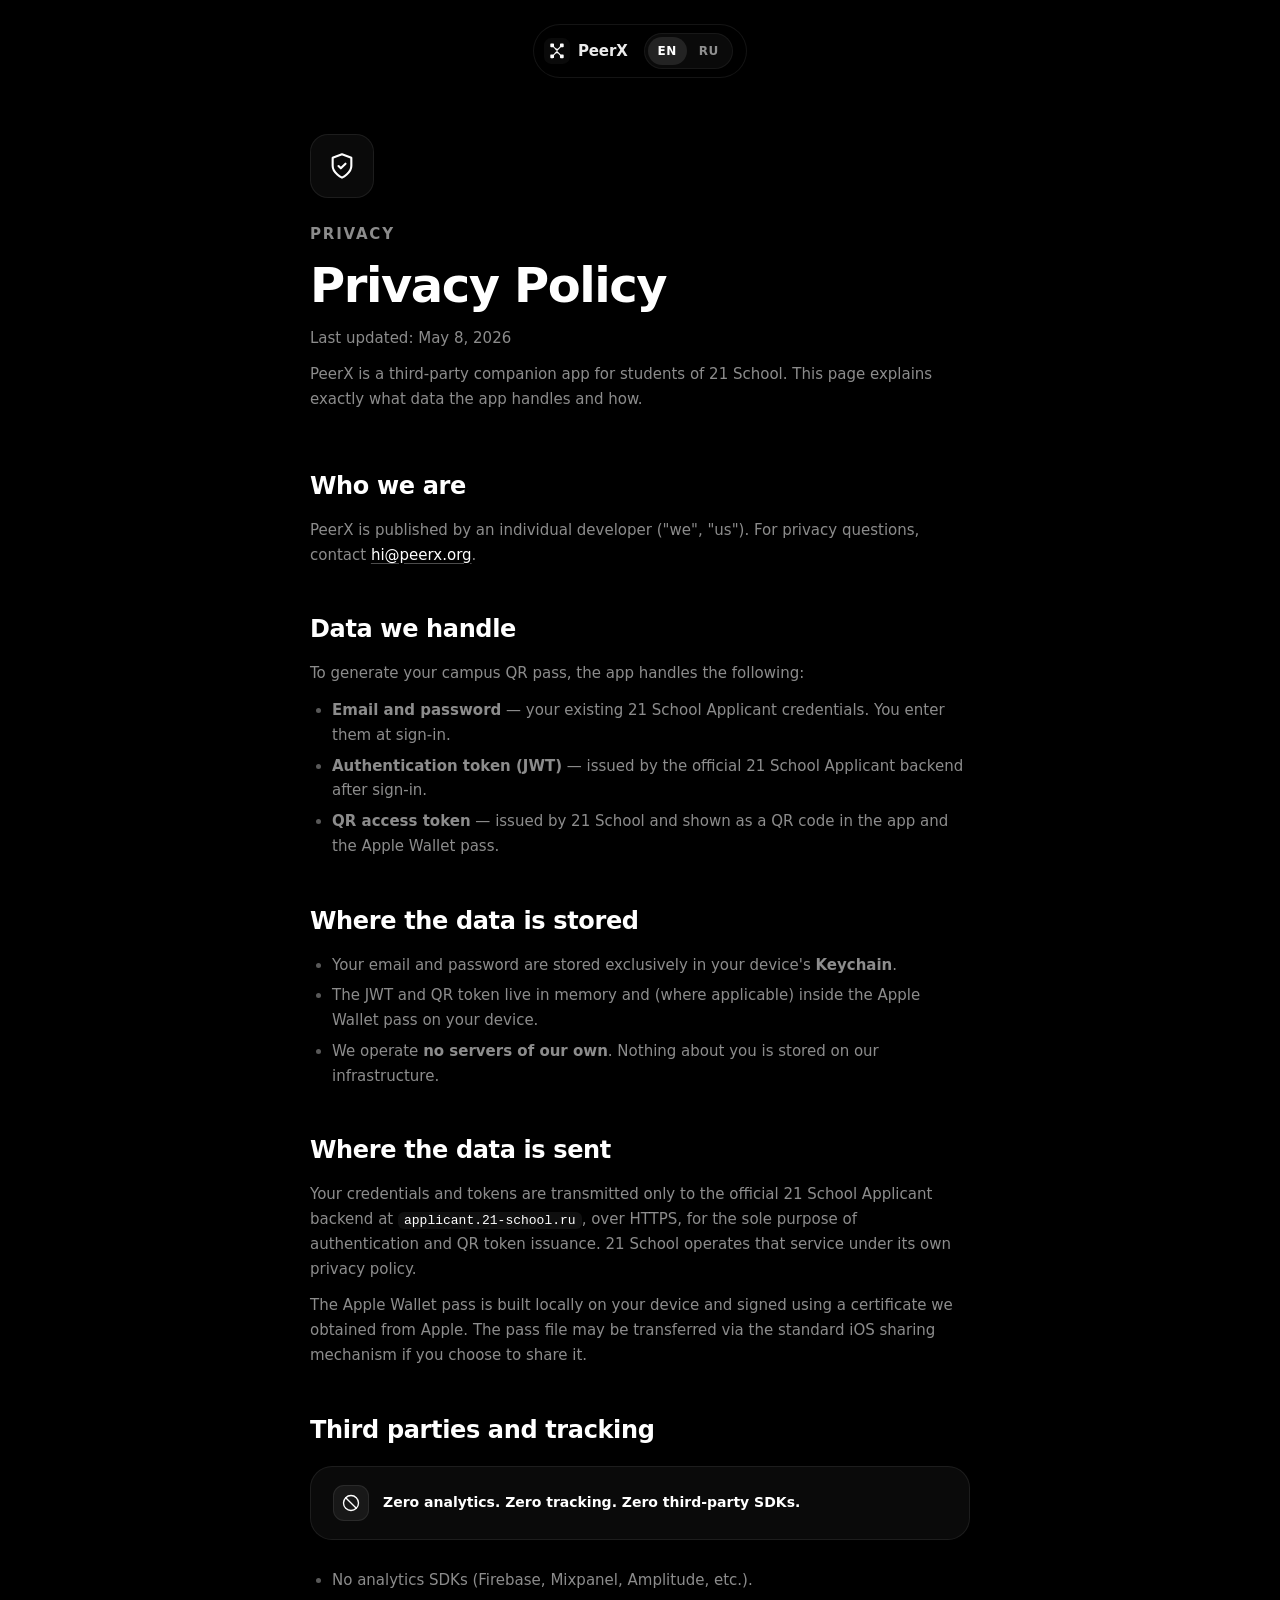
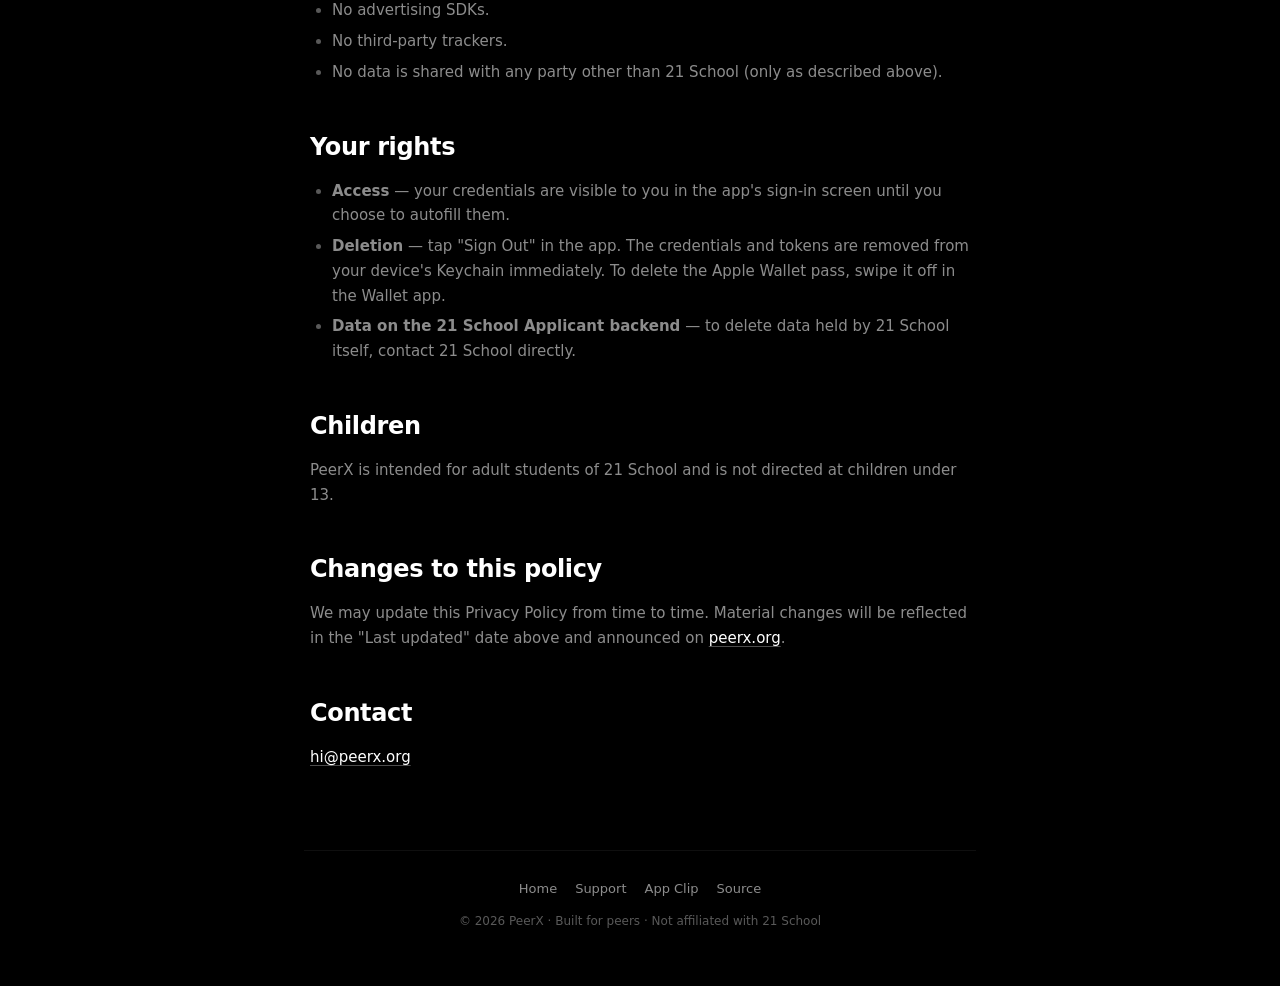
<file: privacy/index.html>
<!DOCTYPE html>
<html lang="en">
<head>
    <meta charset="UTF-8">
    <meta name="viewport" content="width=device-width, initial-scale=1.0, viewport-fit=cover">
    <title>Privacy Policy — PeerX</title>
    <meta name="description" content="Privacy Policy for PeerX — campus pass app for 21 School peers.">
    <meta name="theme-color" content="#000000">
    <meta name="apple-mobile-web-app-capable" content="yes">
    <meta name="apple-mobile-web-app-status-bar-style" content="black-translucent">

    <meta property="og:title" content="PeerX — Privacy Policy">
    <meta property="og:description" content="What data PeerX handles and how. No analytics. No third parties.">
    <meta property="og:type" content="website">
    <meta property="og:url" content="https://peerx.org/privacy/">
    <meta property="og:image" content="https://peerx.org/logo-1024.png">
    <meta name="twitter:card" content="summary_large_image">

    <link rel="icon" type="image/png" href="/logo-1024.png">
    <link rel="apple-touch-icon" href="/logo-1024.png">

    <script>
        (function () {
            document.documentElement.classList.add('js');
            try {
                var param = new URLSearchParams(location.search).get('lang');
                var stored = localStorage.getItem('peerx-lang');
                var nav = (navigator.language || 'en').toLowerCase();
                var detected = param || stored || (nav.startsWith('ru') ? 'ru' : 'en');
                if (detected !== 'en' && detected !== 'ru') detected = 'en';
                document.documentElement.lang = detected;
            } catch (e) {
                document.documentElement.lang = 'en';
            }
        })();
    </script>

    <link rel="stylesheet" href="/assets/peerx.css">
</head>
<body>
    <div class="ambient" aria-hidden="true">
        <div class="glow glow-1"></div>
        <div class="glow glow-2"></div>
        <div class="glow glow-3"></div>
    </div>

    <div class="page">
        <header class="top">
            <a class="brand-link" href="/" aria-label="PeerX">
                <img src="/assets/logo.svg" alt="" aria-hidden="true">
                <span>PeerX</span>
            </a>
            <div class="lang-switch" role="group" aria-label="Language">
                <button class="lang-pill" data-set-lang="en" aria-pressed="true">EN</button>
                <button class="lang-pill" data-set-lang="ru" aria-pressed="false">RU</button>
            </div>
        </header>

        <main class="doc">
            <section class="doc-hero reveal">
                <div class="doc-hero-icon" aria-hidden="true">
                    <svg viewBox="0 0 24 24" fill="none" stroke="currentColor" stroke-width="1.8" stroke-linecap="round" stroke-linejoin="round">
                        <path d="M12 22s8-4 8-10V5l-8-3-8 3v7c0 6 8 10 8 10z"/>
                        <polyline points="9 12 11 14 15 10"/>
                    </svg>
                </div>
                <p class="eyebrow">
                    <span data-l="en">Privacy</span>
                    <span data-l="ru">Конфиденциальность</span>
                </p>
                <h1>
                    <span data-l="en">Privacy Policy</span>
                    <span data-l="ru">Политика конфиденциальности</span>
                </h1>
                <p class="doc-meta">
                    <span data-l="en">Last updated: May 8, 2026</span>
                    <span data-l="ru">Последнее обновление: 8 мая 2026</span>
                </p>
                <p class="doc-lead">
                    <span data-l="en">PeerX is a third-party companion app for students of 21 School. This page explains exactly what data the app handles and how.</span>
                    <span data-l="ru">PeerX — неофициальное приложение-спутник для пиров Школы 21. Эта страница объясняет, какие именно данные обрабатывает приложение и как.</span>
                </p>
            </section>

            <section class="doc-section reveal" id="who-we-are">
                <h2>
                    <span data-l="en">Who we are</span>
                    <span data-l="ru">Кто мы</span>
                </h2>
                <p>
                    <span data-l="en">PeerX is published by an individual developer ("we", "us"). For privacy questions, contact <a href="mailto:hi@peerx.org">hi@peerx.org</a>.</span>
                    <span data-l="ru">PeerX публикуется индивидуальным разработчиком («мы»). По вопросам приватности — <a href="mailto:hi@peerx.org">hi@peerx.org</a>.</span>
                </p>
            </section>

            <section class="doc-section reveal" id="data">
                <h2>
                    <span data-l="en">Data we handle</span>
                    <span data-l="ru">Какие данные обрабатываются</span>
                </h2>
                <p>
                    <span data-l="en">To generate your campus QR pass, the app handles the following:</span>
                    <span data-l="ru">Чтобы сгенерировать ваш QR-пропуск, приложение обрабатывает:</span>
                </p>
                <ul>
                    <li>
                        <span data-l="en"><strong>Email and password</strong> — your existing 21 School Applicant credentials. You enter them at sign-in.</span>
                        <span data-l="ru"><strong>Email и пароль</strong> — ваши учётные данные от Applicant Школы 21. Вы вводите их при входе.</span>
                    </li>
                    <li>
                        <span data-l="en"><strong>Authentication token (JWT)</strong> — issued by the official 21 School Applicant backend after sign-in.</span>
                        <span data-l="ru"><strong>Токен аутентификации (JWT)</strong> — выдаётся официальным сервером Applicant Школы 21 после входа.</span>
                    </li>
                    <li>
                        <span data-l="en"><strong>QR access token</strong> — issued by 21 School and shown as a QR code in the app and the Apple Wallet pass.</span>
                        <span data-l="ru"><strong>QR-токен доступа</strong> — выдаётся Школой 21 и отображается в виде QR-кода в приложении и в пропуске Apple Wallet.</span>
                    </li>
                </ul>
            </section>

            <section class="doc-section reveal" id="storage">
                <h2>
                    <span data-l="en">Where the data is stored</span>
                    <span data-l="ru">Где данные хранятся</span>
                </h2>
                <ul>
                    <li>
                        <span data-l="en">Your email and password are stored exclusively in your device's <strong>Keychain</strong>.</span>
                        <span data-l="ru">Email и пароль хранятся исключительно в <strong>Keychain</strong> вашего устройства.</span>
                    </li>
                    <li>
                        <span data-l="en">The JWT and QR token live in memory and (where applicable) inside the Apple Wallet pass on your device.</span>
                        <span data-l="ru">JWT и QR-токен живут в оперативной памяти и (где применимо) внутри пропуска Apple Wallet на вашем устройстве.</span>
                    </li>
                    <li>
                        <span data-l="en">We operate <strong>no servers of our own</strong>. Nothing about you is stored on our infrastructure.</span>
                        <span data-l="ru">У нас <strong>нет собственных серверов</strong>. Ничего о вас не хранится на нашей инфраструктуре.</span>
                    </li>
                </ul>
            </section>

            <section class="doc-section reveal" id="transmission">
                <h2>
                    <span data-l="en">Where the data is sent</span>
                    <span data-l="ru">Куда данные отправляются</span>
                </h2>
                <p>
                    <span data-l="en">Your credentials and tokens are transmitted only to the official 21 School Applicant backend at <code>applicant.21-school.ru</code>, over HTTPS, for the sole purpose of authentication and QR token issuance. 21 School operates that service under its own privacy policy.</span>
                    <span data-l="ru">Учётные данные и токены передаются только на официальный сервер Applicant Школы 21 по адресу <code>applicant.21-school.ru</code>, по HTTPS, исключительно для аутентификации и выдачи QR-токена. Школа 21 управляет этим сервисом по собственной политике конфиденциальности.</span>
                </p>
                <p>
                    <span data-l="en">The Apple Wallet pass is built locally on your device and signed using a certificate we obtained from Apple. The pass file may be transferred via the standard iOS sharing mechanism if you choose to share it.</span>
                    <span data-l="ru">Пропуск Apple Wallet собирается локально на вашем устройстве и подписывается сертификатом, полученным нами у Apple. Файл пропуска может быть передан через стандартный iOS-механизм «Поделиться», если вы сами это инициируете.</span>
                </p>
            </section>

            <section class="doc-section reveal" id="third-parties">
                <h2>
                    <span data-l="en">Third parties and tracking</span>
                    <span data-l="ru">Третьи стороны и трекинг</span>
                </h2>

                <div class="callout">
                    <div class="callout-icon" aria-hidden="true">
                        <svg viewBox="0 0 24 24" fill="none" stroke="currentColor" stroke-width="1.8" stroke-linecap="round" stroke-linejoin="round">
                            <circle cx="12" cy="12" r="10"/>
                            <line x1="4.93" y1="4.93" x2="19.07" y2="19.07"/>
                        </svg>
                    </div>
                    <p>
                        <span data-l="en"><strong>Zero analytics. Zero tracking. Zero third-party SDKs.</strong></span>
                        <span data-l="ru"><strong>Никакой аналитики. Никакого трекинга. Никаких сторонних SDK.</strong></span>
                    </p>
                </div>

                <ul>
                    <li>
                        <span data-l="en">No analytics SDKs (Firebase, Mixpanel, Amplitude, etc.).</span>
                        <span data-l="ru">Нет аналитических SDK (Firebase, Mixpanel, Amplitude и др.).</span>
                    </li>
                    <li>
                        <span data-l="en">No advertising SDKs.</span>
                        <span data-l="ru">Нет рекламных SDK.</span>
                    </li>
                    <li>
                        <span data-l="en">No third-party trackers.</span>
                        <span data-l="ru">Нет сторонних трекеров.</span>
                    </li>
                    <li>
                        <span data-l="en">No data is shared with any party other than 21 School (only as described above).</span>
                        <span data-l="ru">Никакие данные не передаются ни одной третьей стороне, кроме Школы 21 (только как описано выше).</span>
                    </li>
                </ul>
            </section>

            <section class="doc-section reveal" id="rights">
                <h2>
                    <span data-l="en">Your rights</span>
                    <span data-l="ru">Ваши права</span>
                </h2>
                <ul>
                    <li>
                        <span data-l="en"><strong>Access</strong> — your credentials are visible to you in the app's sign-in screen until you choose to autofill them.</span>
                        <span data-l="ru"><strong>Доступ</strong> — ваши учётные данные доступны вам в экране входа приложения, пока вы их не автозаполните.</span>
                    </li>
                    <li>
                        <span data-l="en"><strong>Deletion</strong> — tap "Sign Out" in the app. The credentials and tokens are removed from your device's Keychain immediately. To delete the Apple Wallet pass, swipe it off in the Wallet app.</span>
                        <span data-l="ru"><strong>Удаление</strong> — нажмите «Выйти» в приложении. Учётные данные и токены немедленно удаляются из Keychain устройства. Чтобы удалить пропуск Apple Wallet — смахните его в приложении Wallet.</span>
                    </li>
                    <li>
                        <span data-l="en"><strong>Data on the 21 School Applicant backend</strong> — to delete data held by 21 School itself, contact 21 School directly.</span>
                        <span data-l="ru"><strong>Данные на сервере Applicant Школы 21</strong> — для удаления данных, хранящихся у Школы 21, обращайтесь напрямую в Школу 21.</span>
                    </li>
                </ul>
            </section>

            <section class="doc-section reveal" id="children">
                <h2>
                    <span data-l="en">Children</span>
                    <span data-l="ru">Дети</span>
                </h2>
                <p>
                    <span data-l="en">PeerX is intended for adult students of 21 School and is not directed at children under 13.</span>
                    <span data-l="ru">PeerX предназначено для совершеннолетних пиров Школы 21 и не адресовано детям младше 13 лет.</span>
                </p>
            </section>

            <section class="doc-section reveal" id="changes">
                <h2>
                    <span data-l="en">Changes to this policy</span>
                    <span data-l="ru">Изменения политики</span>
                </h2>
                <p>
                    <span data-l="en">We may update this Privacy Policy from time to time. Material changes will be reflected in the "Last updated" date above and announced on <a href="https://peerx.org/">peerx.org</a>.</span>
                    <span data-l="ru">Мы можем периодически обновлять эту политику. Существенные изменения отражаются в дате «Последнее обновление» выше и анонсируются на <a href="https://peerx.org/">peerx.org</a>.</span>
                </p>
            </section>

            <section class="doc-section reveal" id="contact">
                <h2>
                    <span data-l="en">Contact</span>
                    <span data-l="ru">Контакт</span>
                </h2>
                <p>
                    <a href="mailto:hi@peerx.org">hi@peerx.org</a>
                </p>
            </section>
        </main>

        <footer class="bottom">
            <div class="links">
                <a href="/">
                    <span data-l="en">Home</span>
                    <span data-l="ru">Главная</span>
                </a>
                <a href="/support/">
                    <span data-l="en">Support</span>
                    <span data-l="ru">Поддержка</span>
                </a>
                <a href="/clip/">App Clip</a>
                <a href="https://github.com/PeerXOrg" target="_blank" rel="noopener">
                    <span data-l="en">Source</span>
                    <span data-l="ru">Исходный код</span>
                </a>
            </div>
            <div class="small">
                <span data-l="en">© 2026 PeerX · Built for peers · Not affiliated with 21 School</span>
                <span data-l="ru">© 2026 PeerX · Сделано для пиров · Не аффилирован со Школой 21</span>
            </div>
        </footer>
    </div>

    <script src="/assets/peerx.js"></script>
</body>
</html>
</file>
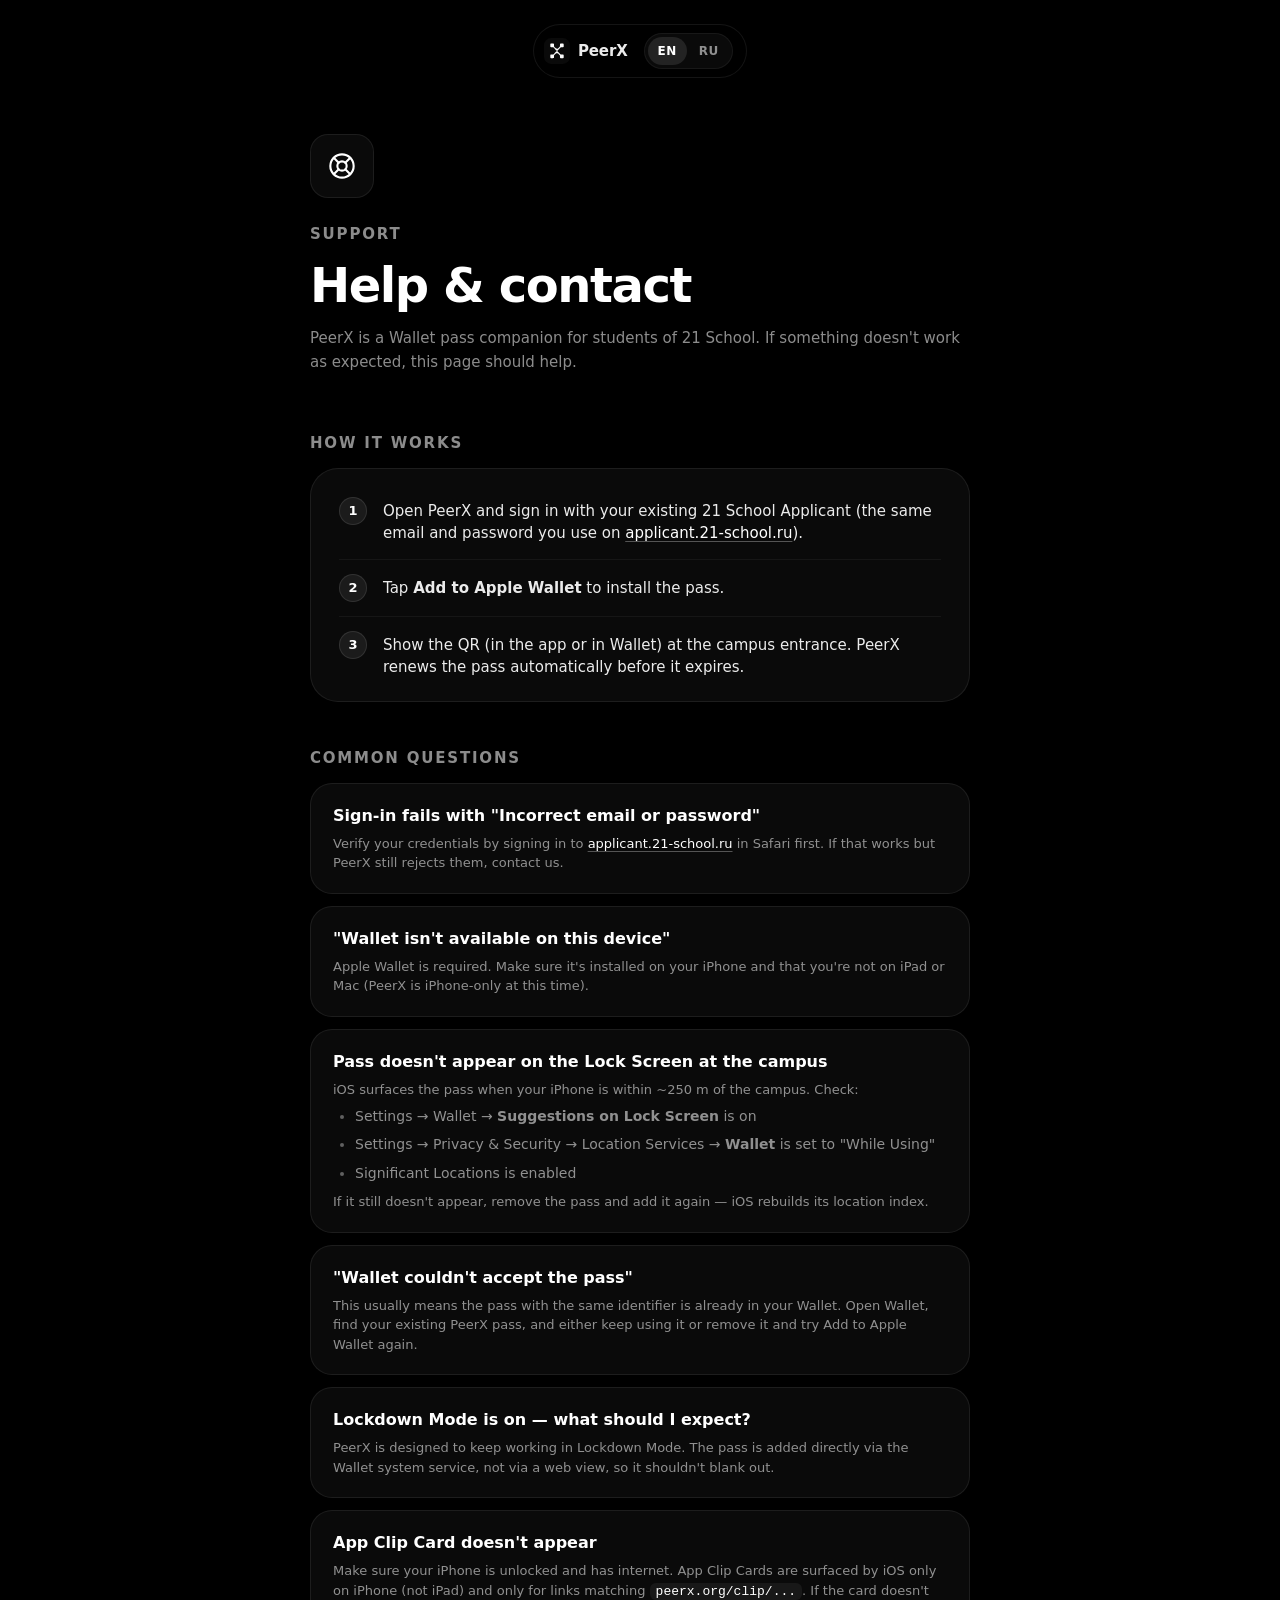
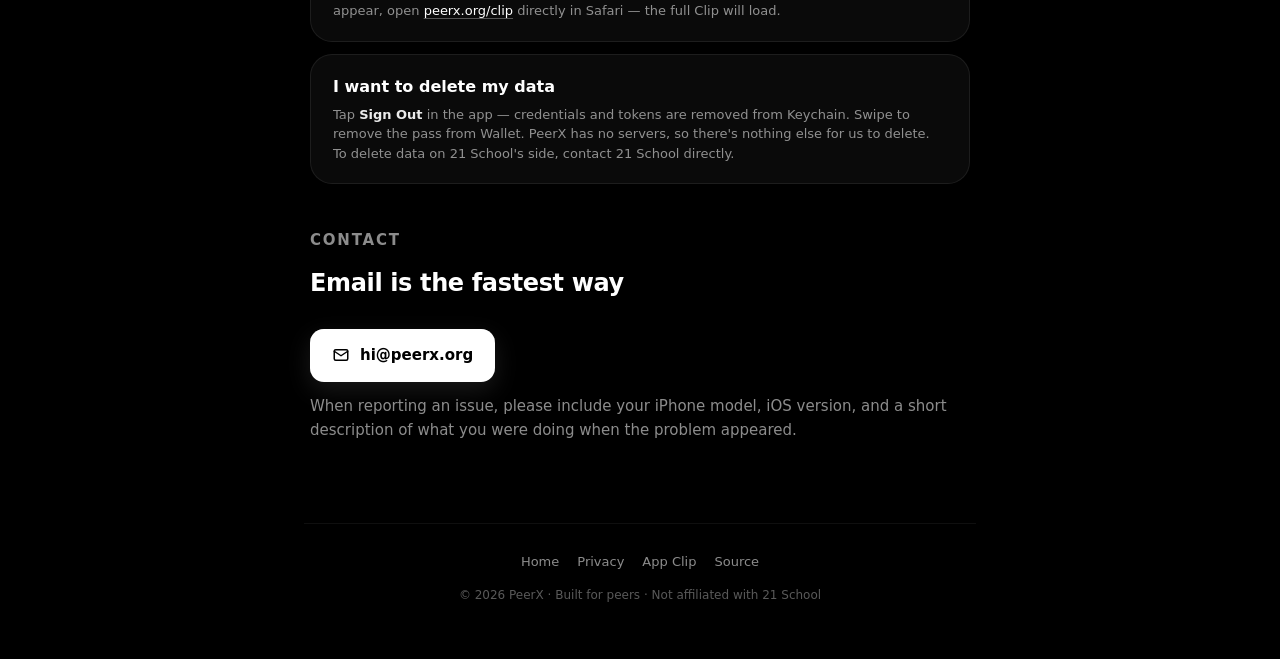
<file: support/index.html>
<!DOCTYPE html>
<html lang="en">
<head>
    <meta charset="UTF-8">
    <meta name="viewport" content="width=device-width, initial-scale=1.0, viewport-fit=cover">
    <title>Support — PeerX</title>
    <meta name="description" content="Help and contact for PeerX — campus pass app for 21 School peers.">
    <meta name="theme-color" content="#000000">
    <meta name="apple-mobile-web-app-capable" content="yes">
    <meta name="apple-mobile-web-app-status-bar-style" content="black-translucent">

    <meta property="og:title" content="PeerX — Support">
    <meta property="og:description" content="Help and contact for PeerX — campus pass app for 21 School peers.">
    <meta property="og:type" content="website">
    <meta property="og:url" content="https://peerx.org/support/">
    <meta property="og:image" content="https://peerx.org/logo-1024.png">
    <meta name="twitter:card" content="summary_large_image">

    <link rel="icon" type="image/png" href="/logo-1024.png">
    <link rel="apple-touch-icon" href="/logo-1024.png">

    <script>
        (function () {
            document.documentElement.classList.add('js');
            try {
                var param = new URLSearchParams(location.search).get('lang');
                var stored = localStorage.getItem('peerx-lang');
                var nav = (navigator.language || 'en').toLowerCase();
                var detected = param || stored || (nav.startsWith('ru') ? 'ru' : 'en');
                if (detected !== 'en' && detected !== 'ru') detected = 'en';
                document.documentElement.lang = detected;
            } catch (e) {
                document.documentElement.lang = 'en';
            }
        })();
    </script>

    <link rel="stylesheet" href="/assets/peerx.css">

    <style>
        /* Page-specific: FAQ stack + contact CTA */
        .faq-list {
            display: grid;
            gap: 12px;
        }
        .faq h3 {
            font-size: 16px;
            font-weight: 600;
            color: #fff;
            margin: 0 0 8px;
        }
        .faq p {
            font-size: 14px;
            color: var(--fg-soft);
            line-height: 1.6;
            margin: 0 0 8px;
        }
        .faq p:last-child { margin-bottom: 0; }
        .faq ul {
            font-size: 14px;
            color: var(--fg-soft);
            line-height: 1.6;
            padding-left: 22px;
            margin: 6px 0 8px;
        }
        .faq li::marker { color: var(--fg-muted); }
        .faq a {
            color: #fff;
            text-decoration: underline;
            text-decoration-color: rgba(255, 255, 255, 0.3);
            text-underline-offset: 3px;
            transition: text-decoration-color 0.2s var(--ease);
        }
        .faq a:hover { text-decoration-color: rgba(255, 255, 255, 0.7); }

        .doc a.contact-cta {
            display: inline-flex;
            align-items: center;
            gap: 10px;
            margin-top: 14px;
            padding: 14px 22px;
            background: #fff;
            color: #000;
            border-radius: 14px;
            font-weight: 600;
            font-size: 15px;
            text-decoration: none;
            box-shadow: 0 1px 0 rgba(255, 255, 255, 0.4) inset, 0 8px 24px rgba(255, 255, 255, 0.1);
            transition: box-shadow 0.25s var(--ease), transform 0.15s var(--ease);
        }
        .doc a.contact-cta:hover { box-shadow: 0 1px 0 rgba(255, 255, 255, 0.4) inset, 0 12px 32px rgba(255, 255, 255, 0.16); text-decoration: none; }
        .doc a.contact-cta:active { transform: scale(0.98); }
        .doc a.contact-cta svg { width: 18px; height: 18px; }
        .contact-note {
            font-size: 13px;
            color: var(--fg-muted);
            margin-top: 16px;
            line-height: 1.55;
        }
    </style>
</head>
<body>
    <div class="ambient" aria-hidden="true">
        <div class="glow glow-1"></div>
        <div class="glow glow-2"></div>
        <div class="glow glow-3"></div>
    </div>

    <div class="page">
        <header class="top">
            <a class="brand-link" href="/" aria-label="PeerX">
                <img src="/assets/logo.svg" alt="" aria-hidden="true">
                <span>PeerX</span>
            </a>
            <div class="lang-switch" role="group" aria-label="Language">
                <button class="lang-pill" data-set-lang="en" aria-pressed="true">EN</button>
                <button class="lang-pill" data-set-lang="ru" aria-pressed="false">RU</button>
            </div>
        </header>

        <main class="doc">
            <section class="doc-hero reveal">
                <div class="doc-hero-icon" aria-hidden="true">
                    <svg viewBox="0 0 24 24" fill="none" stroke="currentColor" stroke-width="1.8" stroke-linecap="round" stroke-linejoin="round">
                        <circle cx="12" cy="12" r="10"/>
                        <circle cx="12" cy="12" r="4"/>
                        <line x1="4.93" y1="4.93" x2="9.17" y2="9.17"/>
                        <line x1="14.83" y1="14.83" x2="19.07" y2="19.07"/>
                        <line x1="14.83" y1="9.17" x2="19.07" y2="4.93"/>
                        <line x1="4.93" y1="19.07" x2="9.17" y2="14.83"/>
                    </svg>
                </div>
                <p class="eyebrow">
                    <span data-l="en">Support</span>
                    <span data-l="ru">Поддержка</span>
                </p>
                <h1>
                    <span data-l="en">Help &amp; contact</span>
                    <span data-l="ru">Помощь и контакты</span>
                </h1>
                <p class="doc-lead">
                    <span data-l="en">PeerX is a Wallet pass companion for students of 21 School. If something doesn't work as expected, this page should help.</span>
                    <span data-l="ru">PeerX — приложение-спутник для пропуска Apple Wallet, для пиров Школы 21. Если что-то идёт не так — скорее всего, эта страница поможет.</span>
                </p>
            </section>

            <section class="doc-section reveal" id="how">
                <p class="eyebrow">
                    <span data-l="en">How it works</span>
                    <span data-l="ru">Как это работает</span>
                </p>

                <div class="how-card">
                    <div class="how-step">
                        <span class="step-num">1</span>
                        <span class="step-text">
                            <span data-l="en">Open PeerX and sign in with your existing 21 School Applicant (the same email and password you use on <a href="https://applicant.21-school.ru/" target="_blank" rel="noopener">applicant.21-school.ru</a>).</span>
                            <span data-l="ru">Откройте PeerX и войдите своим Applicant Школы 21 (тот же email и пароль, что и на <a href="https://applicant.21-school.ru/" target="_blank" rel="noopener">applicant.21-school.ru</a>).</span>
                        </span>
                    </div>
                    <div class="how-step">
                        <span class="step-num">2</span>
                        <span class="step-text">
                            <span data-l="en">Tap <strong>Add to Apple Wallet</strong> to install the pass.</span>
                            <span data-l="ru">Нажмите <strong>Добавить в Apple Wallet</strong>, чтобы установить пропуск.</span>
                        </span>
                    </div>
                    <div class="how-step">
                        <span class="step-num">3</span>
                        <span class="step-text">
                            <span data-l="en">Show the QR (in the app or in Wallet) at the campus entrance. PeerX renews the pass automatically before it expires.</span>
                            <span data-l="ru">Показывайте QR (в приложении или в Wallet) на входе в кампус. PeerX продлевает пропуск автоматически до истечения срока.</span>
                        </span>
                    </div>
                </div>
            </section>

            <section class="doc-section reveal" id="faq">
                <p class="eyebrow">
                    <span data-l="en">Common questions</span>
                    <span data-l="ru">Частые вопросы</span>
                </p>

                <div class="faq-list">
                    <div class="feature faq">
                        <h3>
                            <span data-l="en">Sign-in fails with "Incorrect email or password"</span>
                            <span data-l="ru">Вход не проходит — «Неверный email или пароль»</span>
                        </h3>
                        <p>
                            <span data-l="en">Verify your credentials by signing in to <a href="https://applicant.21-school.ru/" target="_blank" rel="noopener">applicant.21-school.ru</a> in Safari first. If that works but PeerX still rejects them, contact us.</span>
                            <span data-l="ru">Сначала проверьте учётные данные на <a href="https://applicant.21-school.ru/" target="_blank" rel="noopener">applicant.21-school.ru</a> в Safari. Если там всё работает, а в PeerX — нет, напишите нам.</span>
                        </p>
                    </div>

                    <div class="feature faq">
                        <h3>
                            <span data-l="en">"Wallet isn't available on this device"</span>
                            <span data-l="ru">«Wallet недоступен на этом устройстве»</span>
                        </h3>
                        <p>
                            <span data-l="en">Apple Wallet is required. Make sure it's installed on your iPhone and that you're not on iPad or Mac (PeerX is iPhone-only at this time).</span>
                            <span data-l="ru">Нужен Apple Wallet. Убедитесь, что он установлен на iPhone, и что вы не на iPad или Mac (PeerX пока только для iPhone).</span>
                        </p>
                    </div>

                    <div class="feature faq">
                        <h3>
                            <span data-l="en">Pass doesn't appear on the Lock Screen at the campus</span>
                            <span data-l="ru">Пропуск не появляется на экране блокировки в кампусе</span>
                        </h3>
                        <p>
                            <span data-l="en">iOS surfaces the pass when your iPhone is within ~250 m of the campus. Check:</span>
                            <span data-l="ru">iOS показывает пропуск, когда iPhone в радиусе ~250 м от кампуса. Проверьте:</span>
                        </p>
                        <ul>
                            <li>
                                <span data-l="en">Settings → Wallet → <strong>Suggestions on Lock Screen</strong> is on</span>
                                <span data-l="ru">Настройки → Wallet → <strong>Подсказки на экране блокировки</strong> включены</span>
                            </li>
                            <li>
                                <span data-l="en">Settings → Privacy &amp; Security → Location Services → <strong>Wallet</strong> is set to "While Using"</span>
                                <span data-l="ru">Настройки → Конфиденциальность и безопасность → Службы геолокации → <strong>Wallet</strong> — «При использовании»</span>
                            </li>
                            <li>
                                <span data-l="en">Significant Locations is enabled</span>
                                <span data-l="ru">Включены «Важные геопозиции»</span>
                            </li>
                        </ul>
                        <p>
                            <span data-l="en">If it still doesn't appear, remove the pass and add it again — iOS rebuilds its location index.</span>
                            <span data-l="ru">Если всё равно не появляется — удалите пропуск и добавьте заново, iOS перестроит индекс геолокаций.</span>
                        </p>
                    </div>

                    <div class="feature faq">
                        <h3>
                            <span data-l="en">"Wallet couldn't accept the pass"</span>
                            <span data-l="ru">«Wallet не принял пропуск»</span>
                        </h3>
                        <p>
                            <span data-l="en">This usually means the pass with the same identifier is already in your Wallet. Open Wallet, find your existing PeerX pass, and either keep using it or remove it and try Add to Apple Wallet again.</span>
                            <span data-l="ru">Обычно это значит, что пропуск с тем же идентификатором уже есть в Wallet. Откройте Wallet, найдите существующий пропуск PeerX и либо продолжайте им пользоваться, либо нажмите «Добавить в Apple Wallet» снова после его удаления.</span>
                        </p>
                    </div>

                    <div class="feature faq">
                        <h3>
                            <span data-l="en">Lockdown Mode is on — what should I expect?</span>
                            <span data-l="ru">Включён Режим блокировки — что ожидать?</span>
                        </h3>
                        <p>
                            <span data-l="en">PeerX is designed to keep working in Lockdown Mode. The pass is added directly via the Wallet system service, not via a web view, so it shouldn't blank out.</span>
                            <span data-l="ru">PeerX рассчитан на работу в Режиме блокировки. Пропуск добавляется напрямую через системный сервис Wallet, а не через веб-вью, поэтому белого экрана быть не должно.</span>
                        </p>
                    </div>

                    <div class="feature faq">
                        <h3>
                            <span data-l="en">App Clip Card doesn't appear</span>
                            <span data-l="ru">Карточка App Clip не появляется</span>
                        </h3>
                        <p>
                            <span data-l="en">Make sure your iPhone is unlocked and has internet. App Clip Cards are surfaced by iOS only on iPhone (not iPad) and only for links matching <code>peerx.org/clip/...</code>. If the card doesn't appear, open <a href="https://peerx.org/clip/">peerx.org/clip</a> directly in Safari — the full Clip will load.</span>
                            <span data-l="ru">Убедитесь, что iPhone разблокирован и есть интернет. Карточка App Clip показывается iOS только на iPhone (не iPad) и только для ссылок вида <code>peerx.org/clip/...</code>. Если карточка не появляется — откройте <a href="https://peerx.org/clip/">peerx.org/clip</a> прямо в Safari, Clip откроется полностью.</span>
                        </p>
                    </div>

                    <div class="feature faq">
                        <h3>
                            <span data-l="en">I want to delete my data</span>
                            <span data-l="ru">Хочу удалить свои данные</span>
                        </h3>
                        <p>
                            <span data-l="en">Tap <strong>Sign Out</strong> in the app — credentials and tokens are removed from Keychain. Swipe to remove the pass from Wallet. PeerX has no servers, so there's nothing else for us to delete. To delete data on 21 School's side, contact 21 School directly.</span>
                            <span data-l="ru">Нажмите <strong>Выйти</strong> в приложении — учётные данные и токены удаляются из Keychain. Смахните пропуск из Wallet. У PeerX нет серверов, удалять больше нечего на нашей стороне. Для удаления данных на стороне Школы 21 — обращайтесь напрямую в Школу 21.</span>
                        </p>
                    </div>
                </div>
            </section>

            <section class="doc-section reveal" id="contact">
                <p class="eyebrow">
                    <span data-l="en">Contact</span>
                    <span data-l="ru">Контакт</span>
                </p>
                <h2>
                    <span data-l="en">Email is the fastest way</span>
                    <span data-l="ru">Быстрее всего — почтой</span>
                </h2>
                <p>
                    <span data-l="en">
                        <a class="contact-cta" href="mailto:hi@peerx.org?subject=PeerX%20Support">
                            <svg viewBox="0 0 24 24" fill="none" stroke="currentColor" stroke-width="2" stroke-linecap="round" stroke-linejoin="round">
                                <rect x="3" y="5" width="18" height="14" rx="2"/>
                                <polyline points="3 7 12 13 21 7"/>
                            </svg>
                            hi@peerx.org
                        </a>
                    </span>
                    <span data-l="ru">
                        <a class="contact-cta" href="mailto:hi@peerx.org?subject=PeerX%20-%20Vopros">
                            <svg viewBox="0 0 24 24" fill="none" stroke="currentColor" stroke-width="2" stroke-linecap="round" stroke-linejoin="round">
                                <rect x="3" y="5" width="18" height="14" rx="2"/>
                                <polyline points="3 7 12 13 21 7"/>
                            </svg>
                            hi@peerx.org
                        </a>
                    </span>
                </p>
                <p class="contact-note">
                    <span data-l="en">When reporting an issue, please include your iPhone model, iOS version, and a short description of what you were doing when the problem appeared.</span>
                    <span data-l="ru">Когда сообщаете о проблеме, укажите модель iPhone, версию iOS и кратко — что именно делали, когда столкнулись с проблемой.</span>
                </p>
            </section>
        </main>

        <footer class="bottom">
            <div class="links">
                <a href="/">
                    <span data-l="en">Home</span>
                    <span data-l="ru">Главная</span>
                </a>
                <a href="/privacy/">
                    <span data-l="en">Privacy</span>
                    <span data-l="ru">Конфиденциальность</span>
                </a>
                <a href="/clip/">App Clip</a>
                <a href="https://github.com/PeerXOrg" target="_blank" rel="noopener">
                    <span data-l="en">Source</span>
                    <span data-l="ru">Исходный код</span>
                </a>
            </div>
            <div class="small">
                <span data-l="en">© 2026 PeerX · Built for peers · Not affiliated with 21 School</span>
                <span data-l="ru">© 2026 PeerX · Сделано для пиров · Не аффилирован со Школой 21</span>
            </div>
        </footer>
    </div>

    <script src="/assets/peerx.js"></script>
</body>
</html>
</file>
<file: assets/peerx.css>
/* PeerX — shared design system. */

:root {
    color-scheme: dark;

    --bg: #000;
    --fg: rgba(255, 255, 255, 0.92);
    --fg-soft: rgba(255, 255, 255, 0.55);
    --fg-muted: rgba(255, 255, 255, 0.35);
    --fg-faint: rgba(255, 255, 255, 0.16);

    --glass-bg: rgba(255, 255, 255, 0.04);
    --glass-bg-hover: rgba(255, 255, 255, 0.06);
    --glass-border: rgba(255, 255, 255, 0.08);
    --glass-border-hover: rgba(255, 255, 255, 0.18);

    --radius-sm: 12px;
    --radius-md: 16px;
    --radius-lg: 22px;
    --radius-xl: 28px;

    --ease: cubic-bezier(0.4, 0, 0.2, 1);
    --ease-out: cubic-bezier(0.16, 1, 0.3, 1);
}

* { box-sizing: border-box; }
html { -webkit-font-smoothing: antialiased; scroll-behavior: smooth; }
html, body { background: var(--bg); }
body {
    font-family: -apple-system, BlinkMacSystemFont, "SF Pro Display", "SF Pro", "Inter", system-ui, sans-serif;
    color: var(--fg);
    margin: 0;
    min-height: 100vh;
    line-height: 1.5;
    overflow-x: hidden;
    position: relative;
}

/*Language gating */
[data-l] { display: none; }
html[lang="en"] [data-l="en"] { display: revert; }
html[lang="ru"] [data-l="ru"] { display: revert; }

/*Platform gating (mirrors [data-l]); hide non-matching variants, not revert — that would drop .btn to inline. */
html[data-platform="ios"]           [data-os]:not([data-os~="ios"]),
html[data-platform="android"]       [data-os]:not([data-os~="android"]),
html[data-platform="desktop-mac"]   [data-os]:not([data-os~="desktop"]),
html[data-platform="desktop-other"] [data-os]:not([data-os~="desktop"]) {
    display: none;
}

/*Desktop hero shows both buttons; trailing one styled secondary. Scoped to .cta-row (clip is single-download). */
html[data-platform="desktop-mac"] .cta-row .cta-android,
html[data-platform="desktop-other"] .cta-row .cta-ios {
    background: var(--glass-bg);
    color: var(--fg);
    border: 1px solid var(--glass-border);
    box-shadow: none;
    -webkit-backdrop-filter: blur(20px) saturate(180%);
    backdrop-filter: blur(20px) saturate(180%);
}
html[data-platform="desktop-mac"] .cta-row .cta-android:hover,
html[data-platform="desktop-other"] .cta-row .cta-ios:hover {
    background: var(--glass-bg-hover);
    border-color: var(--glass-border-hover);
    box-shadow: none;
}
html[data-platform="desktop-mac"] .cta-row .cta-android::after,
html[data-platform="desktop-other"] .cta-row .cta-ios::after {
    content: none;
}
html[data-platform="desktop-other"] .cta-row .cta-android { order: -1; }

/*Ambient backdrop (3 drifting glows + grain) */
.ambient {
    position: fixed;
    inset: 0;
    z-index: -1;
    overflow: hidden;
    pointer-events: none;
}
.ambient::after {
    content: '';
    position: absolute;
    inset: 0;
    background-image: url("data:image/svg+xml,%3Csvg xmlns='http://www.w3.org/2000/svg' width='200' height='200'%3E%3Cfilter id='n'%3E%3CfeTurbulence type='fractalNoise' baseFrequency='0.9' numOctaves='2' stitchTiles='stitch'/%3E%3CfeColorMatrix values='0 0 0 0 1 0 0 0 0 1 0 0 0 0 1 0 0 0 0.04 0'/%3E%3C/filter%3E%3Crect width='100%25' height='100%25' filter='url(%23n)'/%3E%3C/svg%3E");
    opacity: 0.5;
    mix-blend-mode: overlay;
}
.glow {
    position: absolute;
    width: 60vmax;
    height: 60vmax;
    border-radius: 50%;
    filter: blur(100px);
    will-change: transform;
}
.glow-1 {
    top: -25%; left: -20%;
    background: radial-gradient(circle, rgba(99, 102, 241, 0.18), rgba(99, 102, 241, 0) 65%);
    animation: drift-1 28s ease-in-out infinite;
}
.glow-2 {
    top: 20%; right: -25%;
    background: radial-gradient(circle, rgba(236, 72, 153, 0.13), rgba(236, 72, 153, 0) 65%);
    animation: drift-2 36s ease-in-out infinite;
}
.glow-3 {
    bottom: -30%; left: 25%;
    background: radial-gradient(circle, rgba(34, 211, 238, 0.10), rgba(34, 211, 238, 0) 65%);
    animation: drift-3 42s ease-in-out infinite;
}
@keyframes drift-1 {
    0%, 100% { transform: translate(0, 0) scale(1); }
    33% { transform: translate(60px, 80px) scale(1.08); }
    66% { transform: translate(-30px, 50px) scale(0.95); }
}
@keyframes drift-2 {
    0%, 100% { transform: translate(0, 0) scale(1); }
    50% { transform: translate(-80px, 60px) scale(1.1); }
}
@keyframes drift-3 {
    0%, 100% { transform: translate(0, 0) scale(1); }
    50% { transform: translate(70px, -50px) scale(1.05); }
}

/*Page layout */
.page {
    position: relative;
    max-width: 720px;
    margin: 0 auto;
    padding: 24px 24px 56px;
}

/*Sticky pill header */
header.top {
    position: sticky;
    top: 16px;
    z-index: 10;
    display: flex;
    align-items: center;
    gap: 12px;
    padding: 8px 14px 8px 10px;
    background: rgba(0, 0, 0, 0.45);
    backdrop-filter: blur(24px) saturate(180%);
    -webkit-backdrop-filter: blur(24px) saturate(180%);
    border: 1px solid var(--glass-border);
    border-radius: 999px;
    margin: 0 auto 56px;
    width: fit-content;
    max-width: 100%;
}
.brand-link {
    display: inline-flex;
    align-items: center;
    gap: 8px;
    color: var(--fg);
    text-decoration: none;
    font-weight: 600;
    font-size: 15px;
    letter-spacing: -0.01em;
    padding: 4px 4px 4px 0;
}
.brand-link img {
    display: block;
    width: 26px;
    height: 26px;
    border-radius: 28%;
    background: #0a0a0a;
}
.lang-switch {
    display: inline-flex;
    align-items: center;
    gap: 2px;
    padding: 3px;
    background: rgba(255, 255, 255, 0.04);
    border-radius: 999px;
    border: 1px solid rgba(255, 255, 255, 0.06);
}
.lang-pill {
    font: inherit;
    font-size: 12px;
    font-weight: 600;
    letter-spacing: 0.04em;
    color: var(--fg-soft);
    background: transparent;
    border: 0;
    padding: 5px 10px;
    border-radius: 999px;
    cursor: pointer;
    transition: background 0.25s var(--ease), color 0.25s var(--ease);
}
.lang-pill[aria-pressed="true"] { background: rgba(255, 255, 255, 0.10); color: #fff; }
.lang-pill:hover { color: #fff; }

/*Eyebrow tag */
.eyebrow {
    font-size: 12px;
    font-weight: 600;
    letter-spacing: 0.12em;
    text-transform: uppercase;
    color: var(--fg-muted);
    margin: 0 0 14px;
}

/*Glass card with cursor spotlight (used for features + FAQ items) */
.feature {
    position: relative;
    background: var(--glass-bg);
    border: 1px solid var(--glass-border);
    border-radius: var(--radius-lg);
    padding: 20px 22px;
    backdrop-filter: blur(20px) saturate(160%);
    -webkit-backdrop-filter: blur(20px) saturate(160%);
    transition:
        background 0.3s var(--ease),
        border-color 0.3s var(--ease),
        transform 0.3s var(--ease);
    overflow: hidden;
    isolation: isolate;
    --spot-x: 50%;
    --spot-y: 50%;
}
.feature::before {
    content: '';
    position: absolute;
    inset: 0;
    border-radius: inherit;
    background: radial-gradient(
        240px circle at var(--spot-x) var(--spot-y),
        rgba(255, 255, 255, 0.08),
        transparent 50%);
    opacity: 0;
    transition: opacity 0.3s var(--ease);
    pointer-events: none;
    z-index: 0;
}
.feature:hover {
    background: var(--glass-bg-hover);
    border-color: var(--glass-border-hover);
    transform: translateY(-1px);
}
.feature:hover::before { opacity: 1; }
.feature > * { position: relative; z-index: 1; }
.feature-icon {
    display: grid;
    place-items: center;
    width: 32px;
    height: 32px;
    margin-bottom: 12px;
    background: rgba(255, 255, 255, 0.06);
    border: 1px solid rgba(255, 255, 255, 0.08);
    border-radius: 10px;
}
.feature-icon svg { width: 16px; height: 16px; color: #fff; }
.feature h3,
.doc .feature h3 {
    font-size: 16px;
    font-weight: 600;
    color: #fff;
    margin: 0 0 6px;
}
.feature p,
.doc .feature p {
    font-size: 13px;
    color: var(--fg-soft);
    margin: 0;
    line-height: 1.5;
}

/*How-card: numbered step list inside one glass surface */
.how-card {
    position: relative;
    background: var(--glass-bg);
    border: 1px solid var(--glass-border);
    border-radius: var(--radius-xl);
    padding: 28px 28px 22px;
    backdrop-filter: blur(24px) saturate(170%);
    -webkit-backdrop-filter: blur(24px) saturate(170%);
    overflow: hidden;
    isolation: isolate;
}
.how-step {
    display: flex;
    align-items: flex-start;
    gap: 16px;
    padding: 14px 0;
    border-bottom: 1px solid rgba(255, 255, 255, 0.05);
}
.how-step:last-child { border-bottom: 0; padding-bottom: 0; }
.how-step:first-child { padding-top: 0; }
.step-num {
    display: grid;
    place-items: center;
    flex-shrink: 0;
    width: 28px;
    height: 28px;
    background: rgba(255, 255, 255, 0.07);
    border: 1px solid rgba(255, 255, 255, 0.10);
    border-radius: 999px;
    font-size: 13px;
    font-weight: 700;
    color: #fff;
    font-feature-settings: "tnum";
}
.step-text { color: var(--fg); font-size: 15px; padding-top: 3px; }

/*Callout box (highlighted info block on doc pages) */
.callout {
    display: flex;
    align-items: center;
    gap: 14px;
    padding: 18px 22px;
    background: var(--glass-bg);
    border: 1px solid var(--glass-border);
    border-radius: var(--radius-lg);
    backdrop-filter: blur(20px) saturate(160%);
    -webkit-backdrop-filter: blur(20px) saturate(160%);
    margin: 18px 0 28px;
}
.callout-icon {
    flex-shrink: 0;
    display: grid;
    place-items: center;
    width: 36px;
    height: 36px;
    background: rgba(255, 255, 255, 0.06);
    border: 1px solid rgba(255, 255, 255, 0.08);
    border-radius: 11px;
}
.callout-icon svg { width: 18px; height: 18px; color: #fff; }
.callout p,
.doc .callout p {
    color: var(--fg);
    margin: 0;
    font-size: 14px;
    line-height: 1.55;
}
.callout p:not(:last-child),
.doc .callout p:not(:last-child) { margin-bottom: 6px; }
.callout p strong,
.doc .callout p strong { color: #fff; font-weight: 600; }

/*Buttons */
.btn {
    display: inline-flex;
    align-items: center;
    justify-content: center;
    gap: 8px;
    padding: 14px 22px;
    border-radius: 14px;
    font-weight: 600;
    font-size: 15px;
    text-decoration: none;
    white-space: nowrap;
    transition:
        transform 0.15s var(--ease),
        background 0.25s var(--ease),
        border-color 0.25s var(--ease),
        box-shadow 0.25s var(--ease);
}
.btn:active { transform: scale(0.98); }
.btn-primary {
    background: #fff;
    color: #000;
    box-shadow: 0 1px 0 rgba(255, 255, 255, 0.4) inset, 0 8px 24px rgba(255, 255, 255, 0.1);
}
.btn-primary:hover {
    box-shadow: 0 1px 0 rgba(255, 255, 255, 0.4) inset, 0 12px 32px rgba(255, 255, 255, 0.16);
}
.btn-secondary {
    background: var(--glass-bg);
    color: var(--fg);
    border: 1px solid var(--glass-border);
    backdrop-filter: blur(20px) saturate(180%);
    -webkit-backdrop-filter: blur(20px) saturate(180%);
}
.btn-secondary:hover {
    background: var(--glass-bg-hover);
    border-color: var(--glass-border-hover);
}
.btn .icon { width: 18px; height: 18px; flex-shrink: 0; }

/*Doc-page typography (privacy / support reading column) */
.doc {
    max-width: 660px;
    margin: 0 auto;
}
.doc-hero {
    margin-bottom: 56px;
}
.doc-hero-icon {
    display: grid;
    place-items: center;
    width: 64px;
    height: 64px;
    margin-bottom: 24px;
    background: var(--glass-bg);
    border: 1px solid var(--glass-border);
    border-radius: 18px;
    backdrop-filter: blur(20px) saturate(160%);
    -webkit-backdrop-filter: blur(20px) saturate(160%);
}
.doc-hero-icon svg { width: 28px; height: 28px; color: #fff; }
.doc h1 {
    font-size: clamp(34px, 5.5vw, 48px);
    font-weight: 700;
    letter-spacing: -0.03em;
    margin: 0 0 14px;
    line-height: 1.1;
    color: #fff;
}
.doc-meta {
    font-size: 14px;
    color: var(--fg-muted);
    margin: 0 0 24px;
}
.doc-lead {
    font-size: 17px;
    line-height: 1.55;
    color: var(--fg-soft);
    margin: 0;
}
.doc-section {
    margin-bottom: 44px;
    scroll-margin-top: 90px;
}
.doc h2 {
    font-size: clamp(20px, 3vw, 24px);
    font-weight: 600;
    color: #fff;
    margin: 0 0 14px;
    letter-spacing: -0.015em;
}
.doc h3 {
    font-size: 16px;
    font-weight: 600;
    color: #fff;
    margin: 22px 0 8px;
}
.doc p {
    color: var(--fg-soft);
    font-size: 15px;
    line-height: 1.65;
    margin: 0 0 12px;
}
.doc p strong { color: var(--fg); font-weight: 600; }
.doc ul, .doc ol {
    color: var(--fg-soft);
    font-size: 15px;
    line-height: 1.65;
    padding-left: 22px;
    margin: 0 0 12px;
}
.doc li { margin-bottom: 6px; }
.doc li::marker { color: var(--fg-muted); }
.doc a {
    color: #fff;
    text-decoration: underline;
    text-decoration-color: rgba(255, 255, 255, 0.3);
    text-underline-offset: 3px;
    transition: text-decoration-color 0.2s var(--ease);
}
.doc a:hover { text-decoration-color: rgba(255, 255, 255, 0.7); }
.doc code {
    font-family: ui-monospace, SFMono-Regular, Menlo, monospace;
    font-size: 13px;
    background: rgba(255, 255, 255, 0.06);
    padding: 1px 6px;
    border-radius: 6px;
    color: #fff;
}

/*Footer */
footer.bottom {
    margin-top: 80px;
    padding-top: 28px;
    border-top: 1px solid rgba(255, 255, 255, 0.06);
    text-align: center;
    color: var(--fg-muted);
    font-size: 13px;
}
footer.bottom .links {
    display: flex;
    gap: 18px;
    justify-content: center;
    margin-bottom: 14px;
    flex-wrap: wrap;
}
footer.bottom a {
    color: var(--fg-soft);
    text-decoration: none;
    transition: color 0.2s var(--ease);
}
footer.bottom a:hover { color: #fff; }
footer.bottom .small { font-size: 12px; color: var(--fg-muted); }

/*Reveal-on-scroll (only active when JS is up) */
.reveal {
    transition:
        opacity 0.7s var(--ease-out),
        transform 0.7s var(--ease-out);
}
html.js .reveal {
    opacity: 0;
    transform: translateY(16px);
}
html.js .reveal.in {
    opacity: 1;
    transform: translateY(0);
}

/*Focus styles */
:focus-visible {
    outline: 2px solid rgba(255, 255, 255, 0.6);
    outline-offset: 3px;
    border-radius: 4px;
}
.btn:focus-visible { outline-offset: 4px; }

/*Reduced motion: kill loops, preserve layout */
@media (prefers-reduced-motion: reduce) {
    *, *::before, *::after {
        animation-duration: 0.001ms !important;
        animation-iteration-count: 1 !important;
        transition-duration: 0.001ms !important;
        scroll-behavior: auto !important;
    }
    .glow-1, .glow-2, .glow-3 { animation: none !important; }
    .reveal { opacity: 1; transform: none; }
}

/*Mobile */
@media (max-width: 520px) {
    header.top { margin-bottom: 40px; }
    .doc-hero { margin-bottom: 40px; }
    .doc-section { margin-bottom: 36px; }
}
</file>
